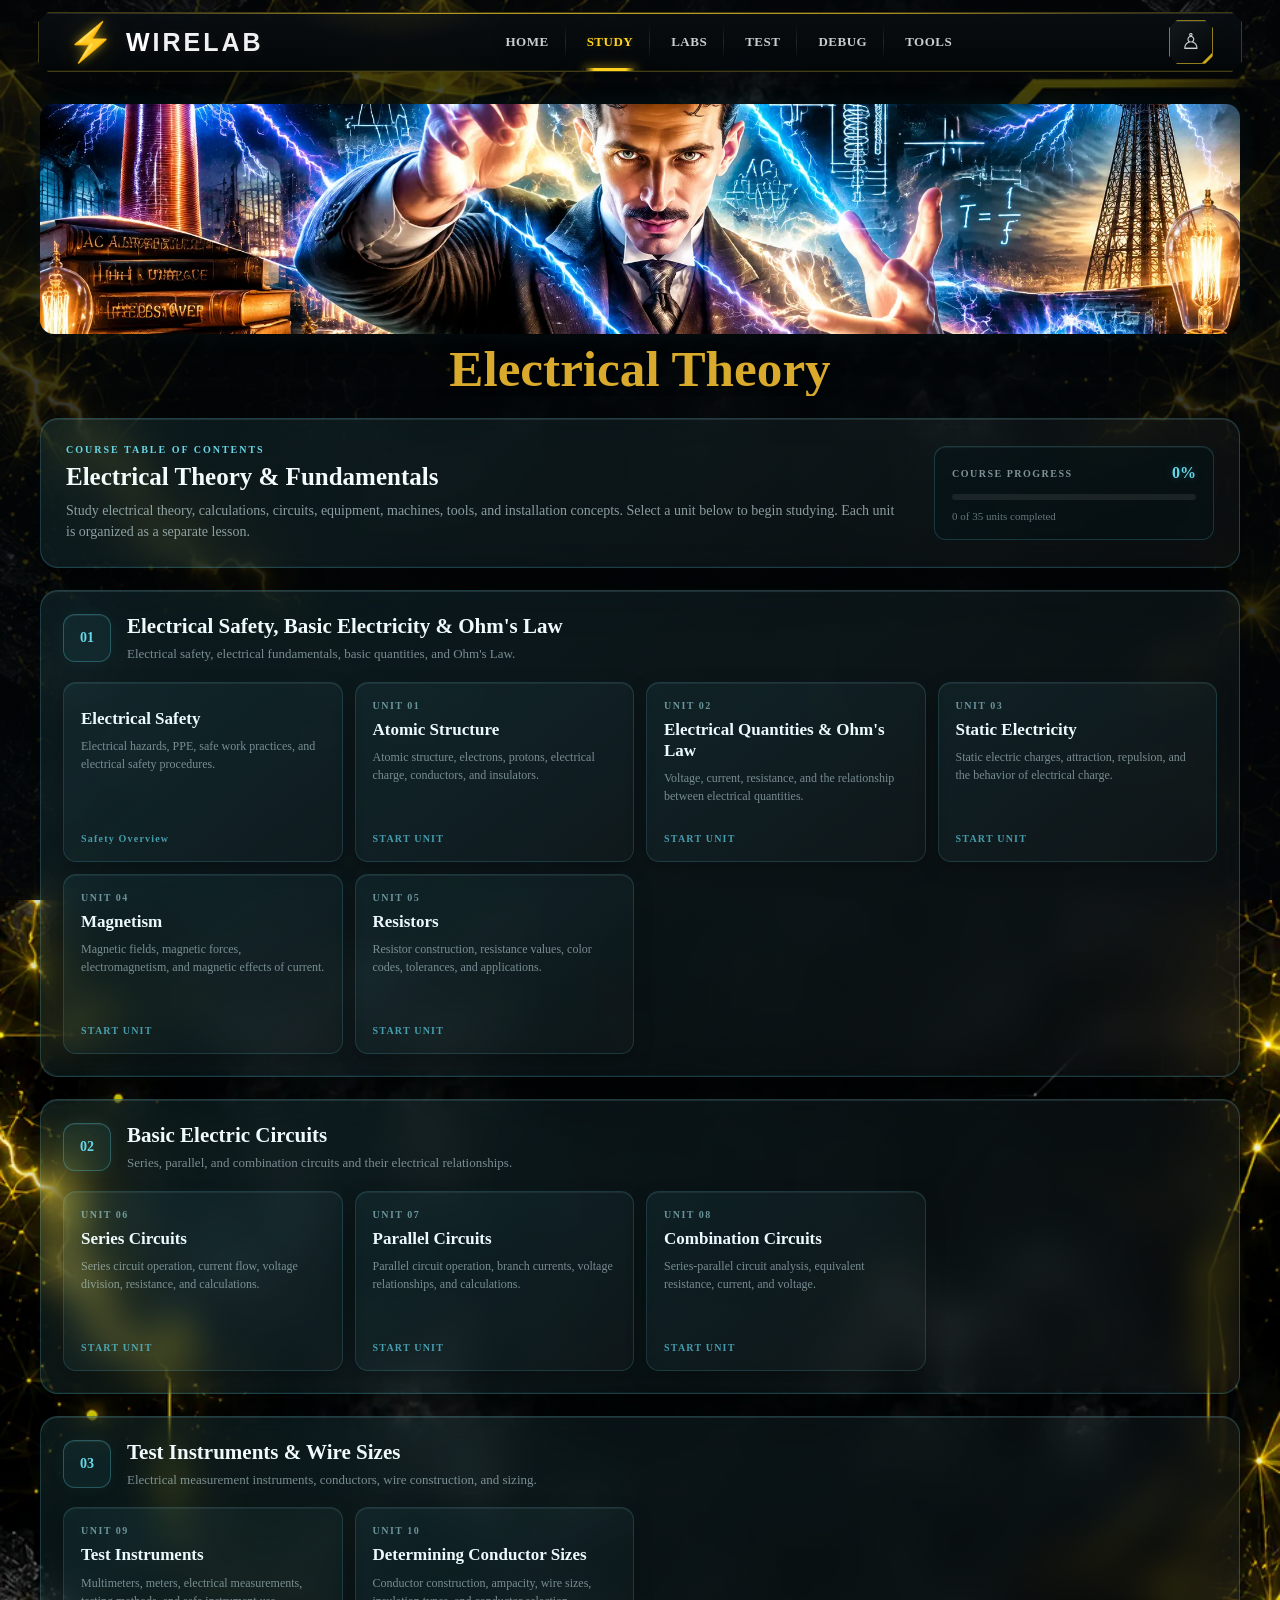
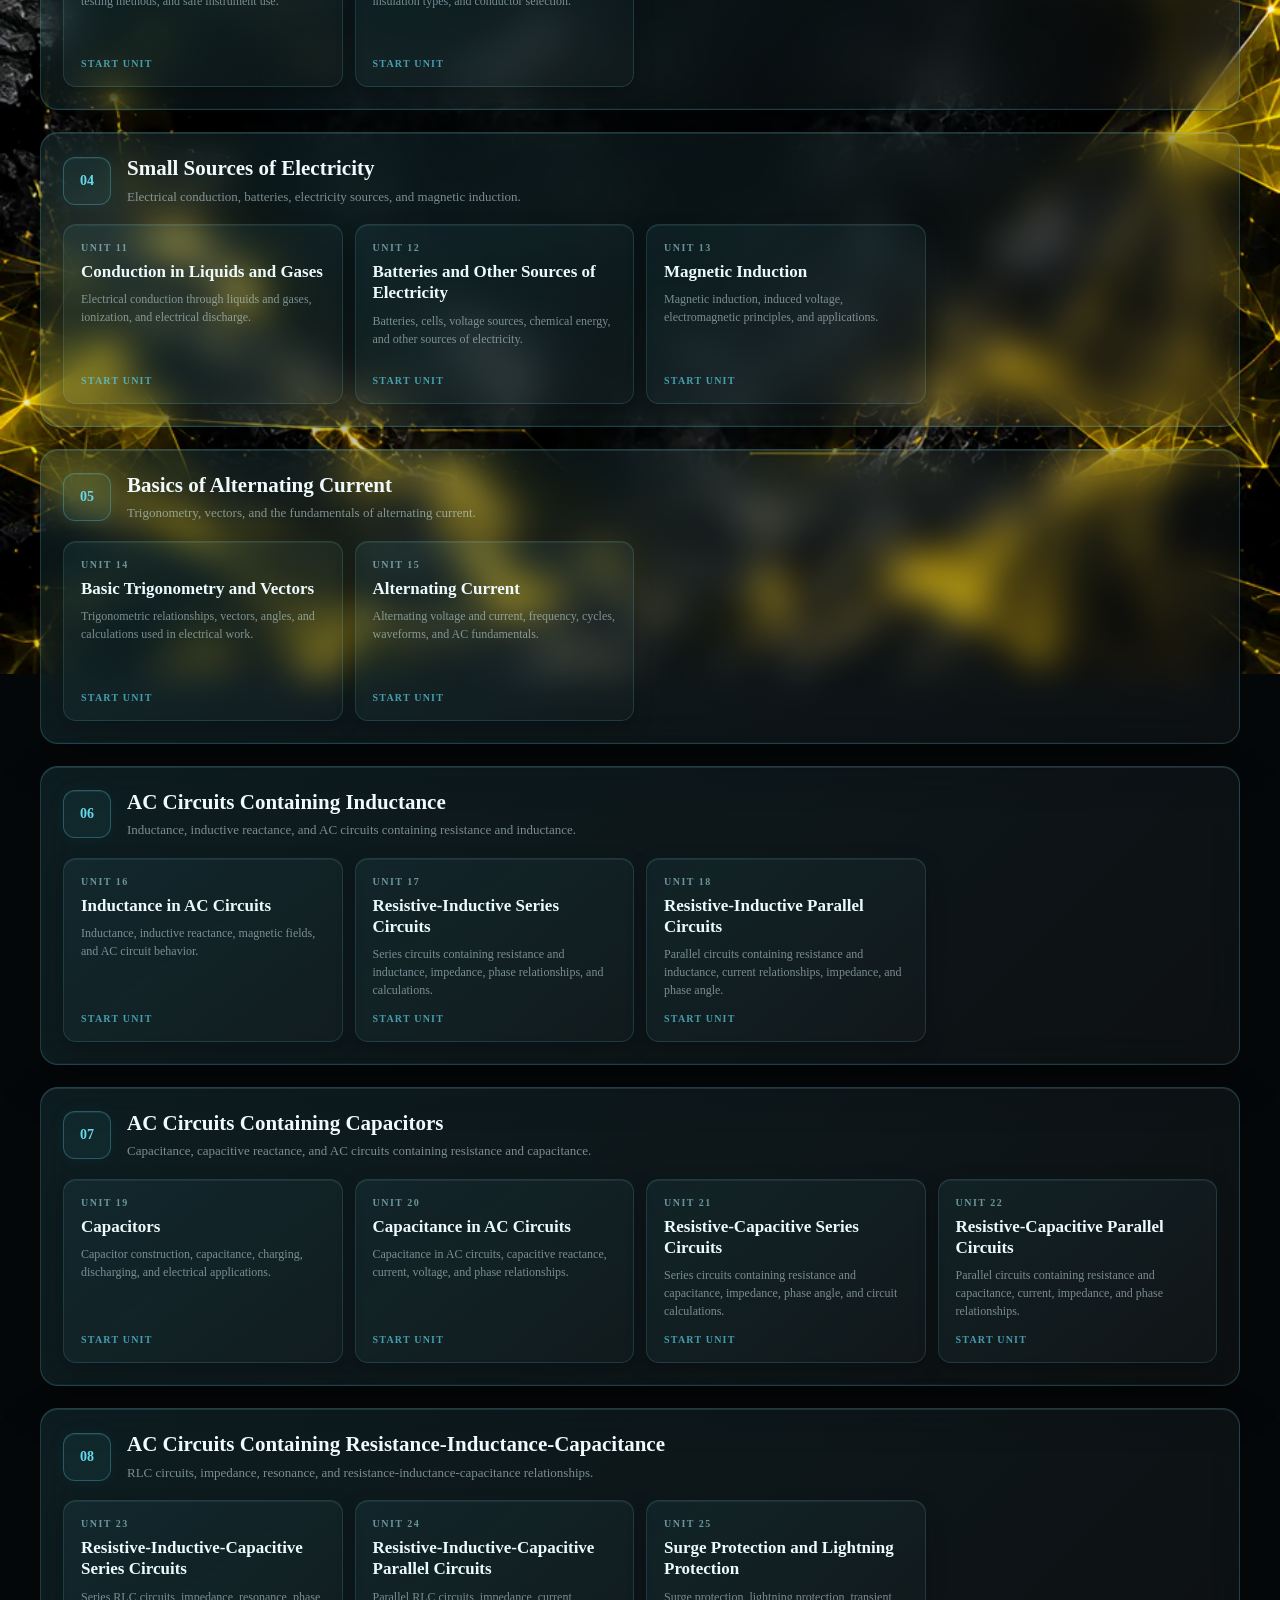
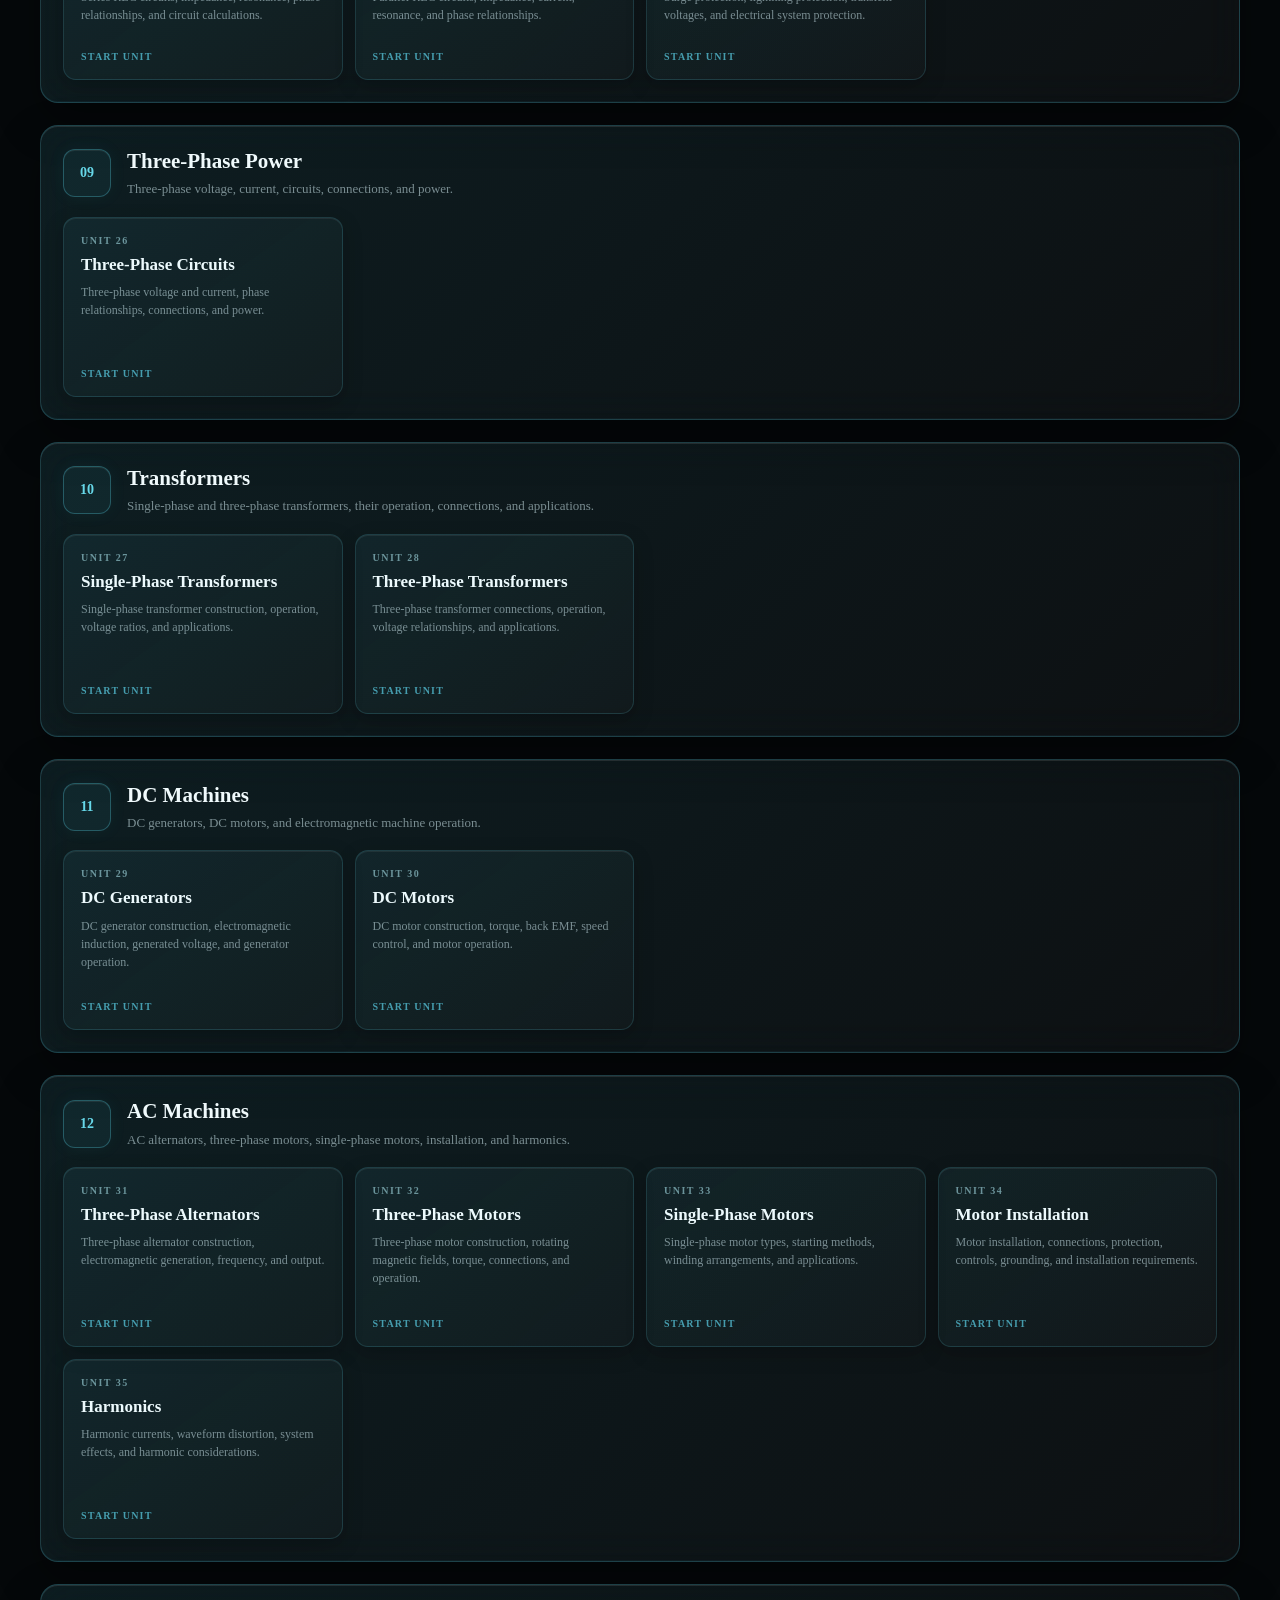
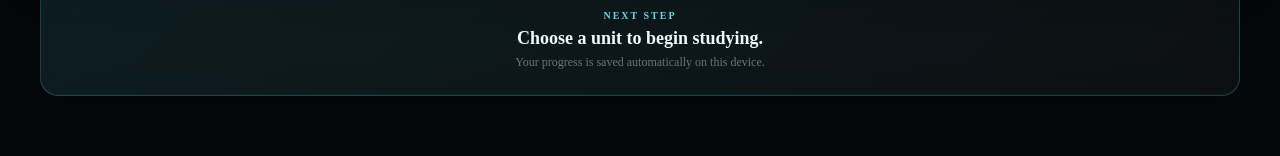
<file: study/study.html>
<!DOCTYPE html>
<html lang="en">
<head>
    <meta charset="UTF-8">
    <meta name="viewport" content="width=device-width, initial-scale=1.0">
<title>wire-lab — Virtual Electrical Training</title>
<link rel="stylesheet" href="../nav.css">
<link rel="stylesheet" href="study.css">
</head>
<body>

<header class="site-header">
    <div class="header-glass">
        <div class="brand">
            <div class="brand-icon"> ⚡ </div>
            <div> <h1>WIRELAB</h1> </div>
        </div>

        <nav class="site-navigation">
        <a href="../index.html" class="nav-button">HOME</a>
        <a href="../study/study.html" class="nav-button active">STUDY</a>
        <a href="../labs/labs.html" class="nav-button">LABS</a>
        <a href="../test/test.html" class="nav-button">TEST</a>
        <a href="../debug/debug.html" class="nav-button">DEBUG</a>
        <a href="../tools/tools.html" class="nav-button">TOOLS</a>
        </nav>

        <div class="header-icons">
            <a href="../account/account.html" class="profile-square" id="navbar-profile">♙</a>
        </div>
        
    </div>
</header>


<!-- =========================================================
     STUDY CONTENT
========================================================= -->
<main class="study-content page-width">

    <img
        src="../z-images/wirelab-study-art.webp"
        alt="WireLab Electrical Theory"
        class="study-intro-image"
    >

    <!-- =====================================================
         STUDY INTRO
    ====================================================== -->
    <div class="study-intro">
        <div class="study-intro-text">
            <div class="study-intro-title">
                Electrical Theory
            </div>
        </div>
    </div>


    <!-- =====================================================
         COURSE HEADER
    ====================================================== -->
    <div class="course-overview">

        <div class="course-overview-text">

            <div class="course-overview-label">
                COURSE TABLE OF CONTENTS
            </div>

            <div class="course-overview-title">
                Electrical Theory &amp; Fundamentals
            </div>

            <div class="course-overview-description">
                Study electrical theory, calculations, circuits,
                equipment, machines, tools, and installation concepts.
                Select a unit below to begin studying.
                Each unit is organized as a separate lesson.
            </div>

        </div>

        <div class="course-progress">

            <div class="course-progress-heading">
                <span>
                    COURSE PROGRESS
                </span>

                <strong id="progressPercent">
                    0%
                </strong>
            </div>

            <div class="course-progress-track">

                <div
                    class="course-progress-fill"
                    id="progressFill">
                </div>

            </div>

            <div
                class="course-progress-count"
                id="completedCount">
                0 of 36 units completed
            </div>

        </div>

    </div>


    <!-- =====================================================
         TABLE OF CONTENTS
    ====================================================== -->
    <div class="study-toc">


        <!-- =================================================
             SECTION 01
        ================================================== -->
        <div class="study-section">

            <div class="study-section-heading">

                <div class="study-section-number">
                    01
                </div>

                <div class="study-section-info">

                    <div class="study-section-title">
                        Electrical Safety, Basic Electricity &amp; Ohm's Law
                    </div>

                    <div class="study-section-description">
                        Electrical safety, electrical fundamentals,
                        basic quantities, and Ohm's Law.
                    </div>

                </div>

            </div>


            <div class="study-unit-grid">

                <!-- UNIT 00 -->
                <a
                    href="units/electrical-safety.html"
                    class="study-unit safety-reference">

                    <span class="study-unit-number"></span>

                    <span class="study-unit-title">
                        Electrical Safety
                    </span>

                    <span class="study-unit-description">
                        Electrical hazards, PPE, safe work practices,
                        and electrical safety procedures.
                    </span>

                    <span class="study-unit-status">
                        Safety Overview
                    </span>

                </a>


                <!-- UNIT 01 -->
                <a
                    href="units/atomic-structure.html"
                    class="study-unit"
                    data-unit="1">

                    <span class="study-unit-number">
                        UNIT 01
                    </span>

                    <span class="study-unit-title">
                        Atomic Structure
                    </span>

                    <span class="study-unit-description">
                        Atomic structure, electrons, protons,
                        electrical charge, conductors, and insulators.
                    </span>

                    <span class="study-unit-status">
                        START UNIT
                    </span>

                </a>


                <!-- UNIT 02 -->
                <a
                    href="#"
                    class="study-unit"
                    data-unit="2">

                    <span class="study-unit-number">
                        UNIT 02
                    </span>

                    <span class="study-unit-title">
                        Electrical Quantities &amp; Ohm's Law
                    </span>

                    <span class="study-unit-description">
                        Voltage, current, resistance, and the
                        relationship between electrical quantities.
                    </span>

                    <span class="study-unit-status">
                        START UNIT
                    </span>

                </a>


                <!-- UNIT 03 -->
                <a
                    href="#"
                    class="study-unit"
                    data-unit="3">

                    <span class="study-unit-number">
                        UNIT 03
                    </span>

                    <span class="study-unit-title">
                        Static Electricity
                    </span>

                    <span class="study-unit-description">
                        Static electric charges, attraction,
                        repulsion, and the behavior of electrical charge.
                    </span>

                    <span class="study-unit-status">
                        START UNIT
                    </span>

                </a>


                <!-- UNIT 04 -->
                <a
                    href="#"
                    class="study-unit"
                    data-unit="4">

                    <span class="study-unit-number">
                        UNIT 04
                    </span>

                    <span class="study-unit-title">
                        Magnetism
                    </span>

                    <span class="study-unit-description">
                        Magnetic fields, magnetic forces,
                        electromagnetism, and magnetic effects of current.
                    </span>

                    <span class="study-unit-status">
                        START UNIT
                    </span>

                </a>


                <!-- UNIT 05 -->
                <a
                    href="#"
                    class="study-unit"
                    data-unit="5">

                    <span class="study-unit-number">
                        UNIT 05
                    </span>

                    <span class="study-unit-title">
                        Resistors
                    </span>

                    <span class="study-unit-description">
                        Resistor construction, resistance values,
                        color codes, tolerances, and applications.
                    </span>

                    <span class="study-unit-status">
                        START UNIT
                    </span>

                </a>

            </div>

        </div>


        <!-- =================================================
             SECTION 02
        ================================================== -->
        <div class="study-section">

            <div class="study-section-heading">

                <div class="study-section-number">
                    02
                </div>

                <div class="study-section-info">

                    <div class="study-section-title">
                        Basic Electric Circuits
                    </div>

                    <div class="study-section-description">
                        Series, parallel, and combination circuits
                        and their electrical relationships.
                    </div>

                </div>

            </div>


            <div class="study-unit-grid">

                <!-- UNIT 06 -->
                <a
                    href="#"
                    class="study-unit"
                    data-unit="6">

                    <span class="study-unit-number">
                        UNIT 06
                    </span>

                    <span class="study-unit-title">
                        Series Circuits
                    </span>

                    <span class="study-unit-description">
                        Series circuit operation, current flow,
                        voltage division, resistance, and calculations.
                    </span>

                    <span class="study-unit-status">
                        START UNIT
                    </span>

                </a>


                <!-- UNIT 07 -->
                <a
                    href="#"
                    class="study-unit"
                    data-unit="7">

                    <span class="study-unit-number">
                        UNIT 07
                    </span>

                    <span class="study-unit-title">
                        Parallel Circuits
                    </span>

                    <span class="study-unit-description">
                        Parallel circuit operation, branch currents,
                        voltage relationships, and calculations.
                    </span>

                    <span class="study-unit-status">
                        START UNIT
                    </span>

                </a>


                <!-- UNIT 08 -->
                <a
                    href="#"
                    class="study-unit"
                    data-unit="8">

                    <span class="study-unit-number">
                        UNIT 08
                    </span>

                    <span class="study-unit-title">
                        Combination Circuits
                    </span>

                    <span class="study-unit-description">
                        Series-parallel circuit analysis,
                        equivalent resistance, current, and voltage.
                    </span>

                    <span class="study-unit-status">
                        START UNIT
                    </span>

                </a>

            </div>

        </div>


        <!-- =================================================
             SECTION 03
        ================================================== -->
        <div class="study-section">

            <div class="study-section-heading">

                <div class="study-section-number">
                    03
                </div>

                <div class="study-section-info">

                    <div class="study-section-title">
                        Test Instruments &amp; Wire Sizes
                    </div>

                    <div class="study-section-description">
                        Electrical measurement instruments,
                        conductors, wire construction, and sizing.
                    </div>

                </div>

            </div>


            <div class="study-unit-grid">

                <!-- UNIT 09 -->
                <a
                    href="#"
                    class="study-unit"
                    data-unit="9">

                    <span class="study-unit-number">
                        UNIT 09
                    </span>

                    <span class="study-unit-title">
                        Test Instruments
                    </span>

                    <span class="study-unit-description">
                        Multimeters, meters, electrical measurements,
                        testing methods, and safe instrument use.
                    </span>

                    <span class="study-unit-status">
                        START UNIT
                    </span>

                </a>


                <!-- UNIT 10 -->
                <a
                    href="#"
                    class="study-unit"
                    data-unit="10">

                    <span class="study-unit-number">
                        UNIT 10
                    </span>

                    <span class="study-unit-title">
                        Determining Conductor Sizes
                    </span>

                    <span class="study-unit-description">
                        Conductor construction, ampacity, wire sizes,
                        insulation types, and conductor selection.
                    </span>

                    <span class="study-unit-status">
                        START UNIT
                    </span>

                </a>

            </div>

        </div>


        <!-- =================================================
             SECTION 04
        ================================================== -->
        <div class="study-section">

            <div class="study-section-heading">

                <div class="study-section-number">
                    04
                </div>

                <div class="study-section-info">

                    <div class="study-section-title">
                        Small Sources of Electricity
                    </div>

                    <div class="study-section-description">
                        Electrical conduction, batteries,
                        electricity sources, and magnetic induction.
                    </div>

                </div>

            </div>


            <div class="study-unit-grid">

                <!-- UNIT 11 -->
                <a
                    href="#"
                    class="study-unit"
                    data-unit="11">

                    <span class="study-unit-number">
                        UNIT 11
                    </span>

                    <span class="study-unit-title">
                        Conduction in Liquids and Gases
                    </span>

                    <span class="study-unit-description">
                        Electrical conduction through liquids and gases,
                        ionization, and electrical discharge.
                    </span>

                    <span class="study-unit-status">
                        START UNIT
                    </span>

                </a>


                <!-- UNIT 12 -->
                <a
                    href="#"
                    class="study-unit"
                    data-unit="12">

                    <span class="study-unit-number">
                        UNIT 12
                    </span>

                    <span class="study-unit-title">
                        Batteries and Other Sources of Electricity
                    </span>

                    <span class="study-unit-description">
                        Batteries, cells, voltage sources,
                        chemical energy, and other sources of electricity.
                    </span>

                    <span class="study-unit-status">
                        START UNIT
                    </span>

                </a>


                <!-- UNIT 13 -->
                <a
                    href="#"
                    class="study-unit"
                    data-unit="13">

                    <span class="study-unit-number">
                        UNIT 13
                    </span>

                    <span class="study-unit-title">
                        Magnetic Induction
                    </span>

                    <span class="study-unit-description">
                        Magnetic induction, induced voltage,
                        electromagnetic principles, and applications.
                    </span>

                    <span class="study-unit-status">
                        START UNIT
                    </span>

                </a>

            </div>

        </div>


        <!-- =================================================
             SECTION 05
        ================================================== -->
        <div class="study-section">

            <div class="study-section-heading">

                <div class="study-section-number">
                    05
                </div>

                <div class="study-section-info">

                    <div class="study-section-title">
                        Basics of Alternating Current
                    </div>

                    <div class="study-section-description">
                        Trigonometry, vectors, and the fundamentals
                        of alternating current.
                    </div>

                </div>

            </div>


            <div class="study-unit-grid">

                <!-- UNIT 14 -->
                <a
                    href="#"
                    class="study-unit"
                    data-unit="14">

                    <span class="study-unit-number">
                        UNIT 14
                    </span>

                    <span class="study-unit-title">
                        Basic Trigonometry and Vectors
                    </span>

                    <span class="study-unit-description">
                        Trigonometric relationships, vectors,
                        angles, and calculations used in electrical work.
                    </span>

                    <span class="study-unit-status">
                        START UNIT
                    </span>

                </a>


                <!-- UNIT 15 -->
                <a
                    href="#"
                    class="study-unit"
                    data-unit="15">

                    <span class="study-unit-number">
                        UNIT 15
                    </span>

                    <span class="study-unit-title">
                        Alternating Current
                    </span>

                    <span class="study-unit-description">
                        Alternating voltage and current, frequency,
                        cycles, waveforms, and AC fundamentals.
                    </span>

                    <span class="study-unit-status">
                        START UNIT
                    </span>

                </a>

            </div>

        </div>


        <!-- =================================================
             SECTION 06
        ================================================== -->
        <div class="study-section">

            <div class="study-section-heading">

                <div class="study-section-number">
                    06
                </div>

                <div class="study-section-info">

                    <div class="study-section-title">
                        AC Circuits Containing Inductance
                    </div>

                    <div class="study-section-description">
                        Inductance, inductive reactance,
                        and AC circuits containing resistance and inductance.
                    </div>

                </div>

            </div>


            <div class="study-unit-grid">

                <!-- UNIT 16 -->
                <a
                    href="#"
                    class="study-unit"
                    data-unit="16">

                    <span class="study-unit-number">
                        UNIT 16
                    </span>

                    <span class="study-unit-title">
                        Inductance in AC Circuits
                    </span>

                    <span class="study-unit-description">
                        Inductance, inductive reactance,
                        magnetic fields, and AC circuit behavior.
                    </span>

                    <span class="study-unit-status">
                        START UNIT
                    </span>

                </a>


                <!-- UNIT 17 -->
                <a
                    href="#"
                    class="study-unit"
                    data-unit="17">

                    <span class="study-unit-number">
                        UNIT 17
                    </span>

                    <span class="study-unit-title">
                        Resistive-Inductive Series Circuits
                    </span>

                    <span class="study-unit-description">
                        Series circuits containing resistance and inductance,
                        impedance, phase relationships, and calculations.
                    </span>

                    <span class="study-unit-status">
                        START UNIT
                    </span>

                </a>


                <!-- UNIT 18 -->
                <a
                    href="#"
                    class="study-unit"
                    data-unit="18">

                    <span class="study-unit-number">
                        UNIT 18
                    </span>

                    <span class="study-unit-title">
                        Resistive-Inductive Parallel Circuits
                    </span>

                    <span class="study-unit-description">
                        Parallel circuits containing resistance and inductance,
                        current relationships, impedance, and phase angle.
                    </span>

                    <span class="study-unit-status">
                        START UNIT
                    </span>

                </a>

            </div>

        </div>


        <!-- =================================================
             SECTION 07
        ================================================== -->
        <div class="study-section">

            <div class="study-section-heading">

                <div class="study-section-number">
                    07
                </div>

                <div class="study-section-info">

                    <div class="study-section-title">
                        AC Circuits Containing Capacitors
                    </div>

                    <div class="study-section-description">
                        Capacitance, capacitive reactance,
                        and AC circuits containing resistance and capacitance.
                    </div>

                </div>

            </div>


            <div class="study-unit-grid">

                <!-- UNIT 19 -->
                <a
                    href="#"
                    class="study-unit"
                    data-unit="19">

                    <span class="study-unit-number">
                        UNIT 19
                    </span>

                    <span class="study-unit-title">
                        Capacitors
                    </span>

                    <span class="study-unit-description">
                        Capacitor construction, capacitance,
                        charging, discharging, and electrical applications.
                    </span>

                    <span class="study-unit-status">
                        START UNIT
                    </span>

                </a>


                <!-- UNIT 20 -->
                <a
                    href="#"
                    class="study-unit"
                    data-unit="20">

                    <span class="study-unit-number">
                        UNIT 20
                    </span>

                    <span class="study-unit-title">
                        Capacitance in AC Circuits
                    </span>

                    <span class="study-unit-description">
                        Capacitance in AC circuits, capacitive reactance,
                        current, voltage, and phase relationships.
                    </span>

                    <span class="study-unit-status">
                        START UNIT
                    </span>

                </a>


                <!-- UNIT 21 -->
                <a
                    href="#"
                    class="study-unit"
                    data-unit="21">

                    <span class="study-unit-number">
                        UNIT 21
                    </span>

                    <span class="study-unit-title">
                        Resistive-Capacitive Series Circuits
                    </span>

                    <span class="study-unit-description">
                        Series circuits containing resistance and capacitance,
                        impedance, phase angle, and circuit calculations.
                    </span>

                    <span class="study-unit-status">
                        START UNIT
                    </span>

                </a>


                <!-- UNIT 22 -->
                <a
                    href="#"
                    class="study-unit"
                    data-unit="22">

                    <span class="study-unit-number">
                        UNIT 22
                    </span>

                    <span class="study-unit-title">
                        Resistive-Capacitive Parallel Circuits
                    </span>

                    <span class="study-unit-description">
                        Parallel circuits containing resistance and capacitance,
                        current, impedance, and phase relationships.
                    </span>

                    <span class="study-unit-status">
                        START UNIT
                    </span>

                </a>

            </div>

        </div>


        <!-- =================================================
             SECTION 08
        ================================================== -->
        <div class="study-section">

            <div class="study-section-heading">

                <div class="study-section-number">
                    08
                </div>

                <div class="study-section-info">

                    <div class="study-section-title">
                        AC Circuits Containing Resistance-Inductance-Capacitance
                    </div>

                    <div class="study-section-description">
                        RLC circuits, impedance, resonance,
                        and resistance-inductance-capacitance relationships.
                    </div>

                </div>

            </div>


            <div class="study-unit-grid">

                <!-- UNIT 23 -->
                <a
                    href="#"
                    class="study-unit"
                    data-unit="23">

                    <span class="study-unit-number">
                        UNIT 23
                    </span>

                    <span class="study-unit-title">
                        Resistive-Inductive-Capacitive Series Circuits
                    </span>

                    <span class="study-unit-description">
                        Series RLC circuits, impedance, resonance,
                        phase relationships, and circuit calculations.
                    </span>

                    <span class="study-unit-status">
                        START UNIT
                    </span>

                </a>


                <!-- UNIT 24 -->
                <a
                    href="#"
                    class="study-unit"
                    data-unit="24">

                    <span class="study-unit-number">
                        UNIT 24
                    </span>

                    <span class="study-unit-title">
                        Resistive-Inductive-Capacitive Parallel Circuits
                    </span>

                    <span class="study-unit-description">
                        Parallel RLC circuits, impedance, current,
                        resonance, and phase relationships.
                    </span>

                    <span class="study-unit-status">
                        START UNIT
                    </span>

                </a>


                <!-- UNIT 25 -->
                <a
                    href="#"
                    class="study-unit"
                    data-unit="25">

                    <span class="study-unit-number">
                        UNIT 25
                    </span>

                    <span class="study-unit-title">
                        Surge Protection and Lightning Protection
                    </span>

                    <span class="study-unit-description">
                        Surge protection, lightning protection,
                        transient voltages, and electrical system protection.
                    </span>

                    <span class="study-unit-status">
                        START UNIT
                    </span>

                </a>

            </div>

        </div>


        <!-- =================================================
             SECTION 09
        ================================================== -->
        <div class="study-section">

            <div class="study-section-heading">

                <div class="study-section-number">
                    09
                </div>

                <div class="study-section-info">

                    <div class="study-section-title">
                        Three-Phase Power
                    </div>

                    <div class="study-section-description">
                        Three-phase voltage, current,
                        circuits, connections, and power.
                    </div>

                </div>

            </div>


            <div class="study-unit-grid">

                <!-- UNIT 26 -->
                <a
                    href="#"
                    class="study-unit"
                    data-unit="26">

                    <span class="study-unit-number">
                        UNIT 26
                    </span>

                    <span class="study-unit-title">
                        Three-Phase Circuits
                    </span>

                    <span class="study-unit-description">
                        Three-phase voltage and current,
                        phase relationships, connections, and power.
                    </span>

                    <span class="study-unit-status">
                        START UNIT
                    </span>

                </a>

            </div>

        </div>


        <!-- =================================================
             SECTION 10
        ================================================== -->
        <div class="study-section">

            <div class="study-section-heading">

                <div class="study-section-number">
                    10
                </div>

                <div class="study-section-info">

                    <div class="study-section-title">
                        Transformers
                    </div>

                    <div class="study-section-description">
                        Single-phase and three-phase transformers,
                        their operation, connections, and applications.
                    </div>

                </div>

            </div>


            <div class="study-unit-grid">

                <!-- UNIT 27 -->
                <a
                    href="#"
                    class="study-unit"
                    data-unit="27">

                    <span class="study-unit-number">
                        UNIT 27
                    </span>

                    <span class="study-unit-title">
                        Single-Phase Transformers
                    </span>

                    <span class="study-unit-description">
                        Single-phase transformer construction,
                        operation, voltage ratios, and applications.
                    </span>

                    <span class="study-unit-status">
                        START UNIT
                    </span>

                </a>


                <!-- UNIT 28 -->
                <a
                    href="#"
                    class="study-unit"
                    data-unit="28">

                    <span class="study-unit-number">
                        UNIT 28
                    </span>

                    <span class="study-unit-title">
                        Three-Phase Transformers
                    </span>

                    <span class="study-unit-description">
                        Three-phase transformer connections,
                        operation, voltage relationships, and applications.
                    </span>

                    <span class="study-unit-status">
                        START UNIT
                    </span>

                </a>

            </div>

        </div>


        <!-- =================================================
             SECTION 11
        ================================================== -->
        <div class="study-section">

            <div class="study-section-heading">

                <div class="study-section-number">
                    11
                </div>

                <div class="study-section-info">

                    <div class="study-section-title">
                        DC Machines
                    </div>

                    <div class="study-section-description">
                        DC generators, DC motors,
                        and electromagnetic machine operation.
                    </div>

                </div>

            </div>


            <div class="study-unit-grid">

                <!-- UNIT 29 -->
                <a
                    href="#"
                    class="study-unit"
                    data-unit="29">

                    <span class="study-unit-number">
                        UNIT 29
                    </span>

                    <span class="study-unit-title">
                        DC Generators
                    </span>

                    <span class="study-unit-description">
                        DC generator construction, electromagnetic induction,
                        generated voltage, and generator operation.
                    </span>

                    <span class="study-unit-status">
                        START UNIT
                    </span>

                </a>


                <!-- UNIT 30 -->
                <a
                    href="#"
                    class="study-unit"
                    data-unit="30">

                    <span class="study-unit-number">
                        UNIT 30
                    </span>

                    <span class="study-unit-title">
                        DC Motors
                    </span>

                    <span class="study-unit-description">
                        DC motor construction, torque, back EMF,
                        speed control, and motor operation.
                    </span>

                    <span class="study-unit-status">
                        START UNIT
                    </span>

                </a>

            </div>

        </div>


        <!-- =================================================
             SECTION 12
        ================================================== -->
        <div class="study-section">

            <div class="study-section-heading">

                <div class="study-section-number">
                    12
                </div>

                <div class="study-section-info">

                    <div class="study-section-title">
                        AC Machines
                    </div>

                    <div class="study-section-description">
                        AC alternators, three-phase motors,
                        single-phase motors, installation, and harmonics.
                    </div>

                </div>

            </div>


            <div class="study-unit-grid">

                <!-- UNIT 31 -->
                <a
                    href="#"
                    class="study-unit"
                    data-unit="31">

                    <span class="study-unit-number">
                        UNIT 31
                    </span>

                    <span class="study-unit-title">
                        Three-Phase Alternators
                    </span>

                    <span class="study-unit-description">
                        Three-phase alternator construction,
                        electromagnetic generation, frequency, and output.
                    </span>

                    <span class="study-unit-status">
                        START UNIT
                    </span>

                </a>


                <!-- UNIT 32 -->
                <a
                    href="#"
                    class="study-unit"
                    data-unit="32">

                    <span class="study-unit-number">
                        UNIT 32
                    </span>

                    <span class="study-unit-title">
                        Three-Phase Motors
                    </span>

                    <span class="study-unit-description">
                        Three-phase motor construction,
                        rotating magnetic fields, torque, connections, and operation.
                    </span>

                    <span class="study-unit-status">
                        START UNIT
                    </span>

                </a>


                <!-- UNIT 33 -->
                <a
                    href="#"
                    class="study-unit"
                    data-unit="33">

                    <span class="study-unit-number">
                        UNIT 33
                    </span>

                    <span class="study-unit-title">
                        Single-Phase Motors
                    </span>

                    <span class="study-unit-description">
                        Single-phase motor types, starting methods,
                        winding arrangements, and applications.
                    </span>

                    <span class="study-unit-status">
                        START UNIT
                    </span>

                </a>


                <!-- UNIT 34 -->
                <a
                    href="#"
                    class="study-unit"
                    data-unit="34">

                    <span class="study-unit-number">
                        UNIT 34
                    </span>

                    <span class="study-unit-title">
                        Motor Installation
                    </span>

                    <span class="study-unit-description">
                        Motor installation, connections, protection,
                        controls, grounding, and installation requirements.
                    </span>

                    <span class="study-unit-status">
                        START UNIT
                    </span>

                </a>


                <!-- UNIT 35 -->
                <a
                    href="#"
                    class="study-unit"
                    data-unit="35">

                    <span class="study-unit-number">
                        UNIT 35
                    </span>

                    <span class="study-unit-title">
                        Harmonics
                    </span>

                    <span class="study-unit-description">
                        Harmonic currents, waveform distortion,
                        system effects, and harmonic considerations.
                    </span>

                    <span class="study-unit-status">
                        START UNIT
                    </span>

                </a>

            </div>

        </div>

    </div>


    <!-- =====================================================
         STUDY FOOTER
    ====================================================== -->
    <div class="study-next">

        <div class="study-next-label">
            NEXT STEP
        </div>

        <div class="study-next-title">
            Choose a unit to begin studying.
        </div>

        <div class="study-next-description">
            Your progress is saved automatically on this device.
        </div>

    </div>

</main>

<script src="../nav.js"></script>
<script src="study.js"></script>

</body>
</html>
</file>
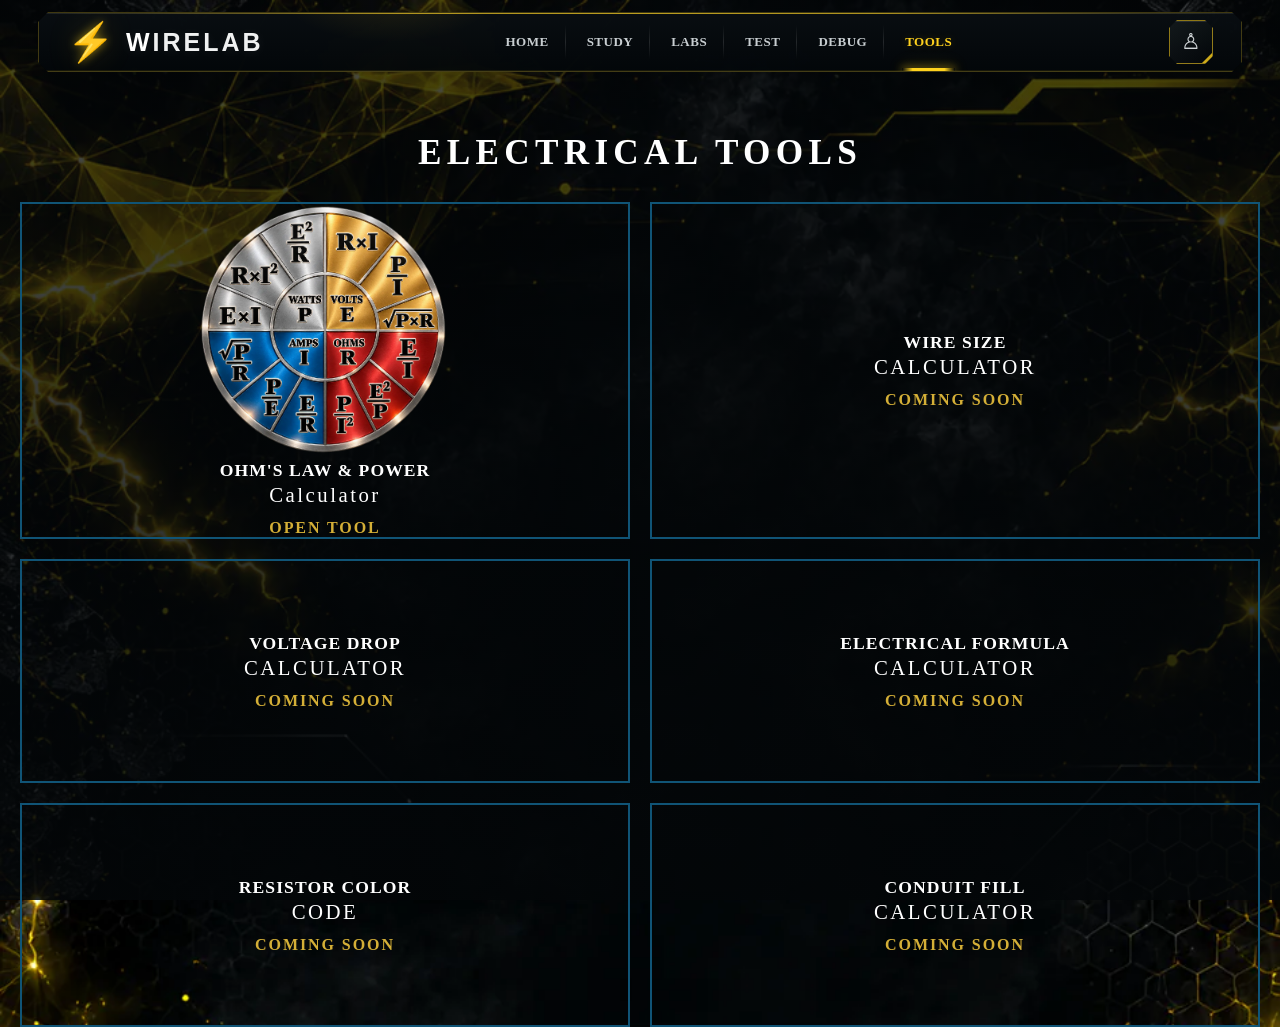
<file: tools/tools.html>
<!DOCTYPE html>
<html lang="en">
<head>
    <meta charset="UTF-8">
    <meta name="viewport" content="width=device-width, initial-scale=1.0">
<title>wire-lab — Virtual Electrical Training</title>
<link rel="stylesheet" href="../nav.css">
<link rel="stylesheet" href="tools.css">
</head>
<body>

<header class="site-header">
    <div class="header-glass">
        <div class="brand">
            <div class="brand-icon"> ⚡ </div>
            <div> <h1>WIRELAB</h1> </div>
        </div>

        <nav class="site-navigation">
        <a href="../index.html" class="nav-button">HOME</a>
        <a href="../study/study.html" class="nav-button">STUDY</a>
        <a href="../labs/labs.html" class="nav-button">LABS</a>
        <a href="../test/test.html" class="nav-button">TEST</a>
        <a href="../debug/debug.html" class="nav-button">DEBUG</a>
        <a href="../tools/tools.html" class="nav-button active">TOOLS</a>
        </nav>

        <div class="header-icons">
            <a href="../account/account.html" class="profile-square" id="navbar-profile">♙</a>
        </div>
        
    </div>
</header>

<!-- =====================================================
     HOME PAGE CONTENT
====================================================== -->
<main class="tools-content page-width">

    <h2> ELECTRICAL TOOLS </h2>

    <section class="tools-grid">

        <!-- =====================================================
             OHM'S LAW & POWER COLOR WHEEL
        ====================================================== -->

        <a href="../tools/color-wheel/color-wheel.html" class="tool-card">

            <div class="tool-card-content">
            <img
            src="../z-images/color-wheel.webp"
            alt=""
            class="tool-color-wheel">
            <h3>OHM'S LAW &amp; POWER</h3>
            <p>Calculator</p>
            <span class="tool-status">OPEN TOOL</span>
</div>

        </a>


        <!-- =====================================================
             WIRE SIZE CALCULATOR
        ====================================================== -->

        <div class="tool-card">

            <div class="tool-card-content">
                <h3>WIRE SIZE</h3>
                <p>CALCULATOR</p>
                <span class="tool-status">COMING SOON</span>
            </div>

        </div>


        <!-- =====================================================
             VOLTAGE DROP CALCULATOR
        ====================================================== -->

        <div class="tool-card">

            <div class="tool-card-content">
                <h3>VOLTAGE DROP</h3>
                <p>CALCULATOR</p>
                <span class="tool-status">COMING SOON</span>
            </div>

        </div>


        <!-- =====================================================
             ELECTRICAL FORMULA CALCULATOR
        ====================================================== -->

        <div class="tool-card">

            <div class="tool-card-content">
                <h3>ELECTRICAL FORMULA</h3>
                <p>CALCULATOR</p>
                <span class="tool-status">COMING SOON</span>
            </div>

        </div>


        <!-- =====================================================
             RESISTOR COLOR CODE
        ====================================================== -->

        <div class="tool-card">

            <div class="tool-card-content">
                <h3>RESISTOR COLOR</h3>
                <p>CODE</p>
                <span class="tool-status">COMING SOON</span>
            </div>

        </div>


        <!-- =====================================================
             CONDUIT FILL CALCULATOR
        ====================================================== -->

        <div class="tool-card">

            <div class="tool-card-content">
                <h3>CONDUIT FILL</h3>
                <p>CALCULATOR</p>
                <span class="tool-status">COMING SOON</span>
            </div>

        </div>

    </section>

    <script src="../nav.js"></script>

</main>
</body>
</file>
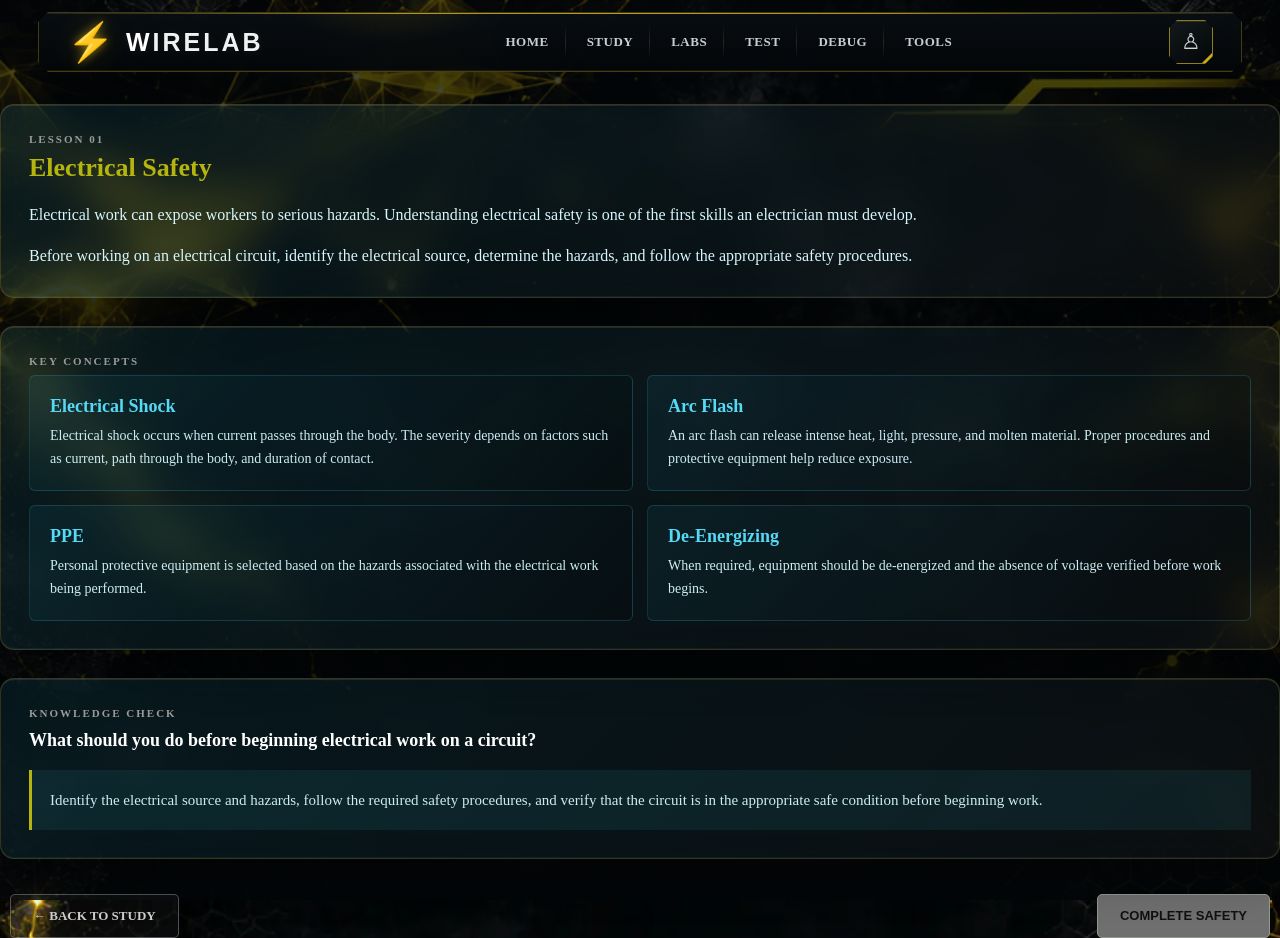
<file: study/units/electrical-safety.html>
<!DOCTYPE html>
<html lang="en">
<head>
    <meta charset="UTF-8">
    <meta name="viewport" content="width=device-width, initial-scale=1.0">
<title>wire-lab — Virtual Electrical Training</title>
<link rel="stylesheet" href="../../nav.css">
<link rel="stylesheet" href="electrical-safety.css">
</head>
<body>

<header class="site-header">
    <div class="header-glass">
        <div class="brand">
            <div class="brand-icon"> ⚡ </div>
            <div> <h1>WIRELAB</h1> </div>
        </div>

        <nav class="site-navigation">
        <a href="index.html" class="nav-button">HOME</a>
        <a href="study/study.html" class="nav-button">STUDY</a>
        <a href="labs/labs.html" class="nav-button">LABS</a>
        <a href="test/test.html" class="nav-button">TEST</a>
        <a href="debug/debug.html" class="nav-button">DEBUG</a>
        <a href="tools/tools.html" class="nav-button">TOOLS</a>
        </nav>

        <div class="header-icons">
            <a href="account/account.html" class="profile-square" id="navbar-profile">♙</a>
        </div>
        
    </div>
</header>

<main class="study-content page-width">

<!-- =====================================================
     LESSON
====================================================== -->

<section class="unit01-lesson">

    <div class="unit01-section-label">
        LESSON 01
    </div>

    <div class="unit01-section-title">
        Electrical Safety
    </div>

    <p class="unit01-text">
        Electrical work can expose workers to serious hazards.
        Understanding electrical safety is one of the first
        skills an electrician must develop.
    </p>

    <p class="unit01-text">
        Before working on an electrical circuit, identify the
        electrical source, determine the hazards, and follow
        the appropriate safety procedures.
    </p>

</section>


<!-- =====================================================
     KEY CONCEPTS
====================================================== -->

<section class="unit01-concepts">

    <div class="unit01-section-label">
        KEY CONCEPTS
    </div>

    <div class="unit01-concept-grid">

        <div class="unit01-concept">

            <div class="unit01-concept-title">
                Electrical Shock
            </div>

            <div class="unit01-concept-text">
                Electrical shock occurs when current passes
                through the body. The severity depends on
                factors such as current, path through the body,
                and duration of contact.
            </div>

        </div>


        <div class="unit01-concept">

            <div class="unit01-concept-title">
                Arc Flash
            </div>

            <div class="unit01-concept-text">
                An arc flash can release intense heat, light,
                pressure, and molten material. Proper procedures
                and protective equipment help reduce exposure.
            </div>

        </div>


        <div class="unit01-concept">

            <div class="unit01-concept-title">
                PPE
            </div>

            <div class="unit01-concept-text">
                Personal protective equipment is selected based
                on the hazards associated with the electrical work
                being performed.
            </div>

        </div>


        <div class="unit01-concept">

            <div class="unit01-concept-title">
                De-Energizing
            </div>

            <div class="unit01-concept-text">
                When required, equipment should be de-energized
                and the absence of voltage verified before work
                begins.
            </div>

        </div>

    </div>

</section>


<!-- =====================================================
     KNOWLEDGE CHECK
====================================================== -->

<section class="unit01-check">

    <div class="unit01-section-label">
        KNOWLEDGE CHECK
    </div>

    <div class="unit01-question">
        What should you do before beginning electrical work
        on a circuit?
    </div>

    <div class="unit01-answer">
        Identify the electrical source and hazards, follow
        the required safety procedures, and verify that the
        circuit is in the appropriate safe condition before
        beginning work.
    </div>

</section>


<!-- =====================================================
     UNIT NAVIGATION
====================================================== -->

<div class="unit01-navigation">

    <a href="../study.html" class="unit01-back">
        ← BACK TO STUDY
    </a>

    <button
        type="button"
        class="unit01-complete"
        id="completeUnit">
        COMPLETE SAFETY
    </button>

</div>


</main>

<script src="../../nav.js"></script>
<script src="unit-electrical-safety.js"></script>

</body>

</html>
</file>
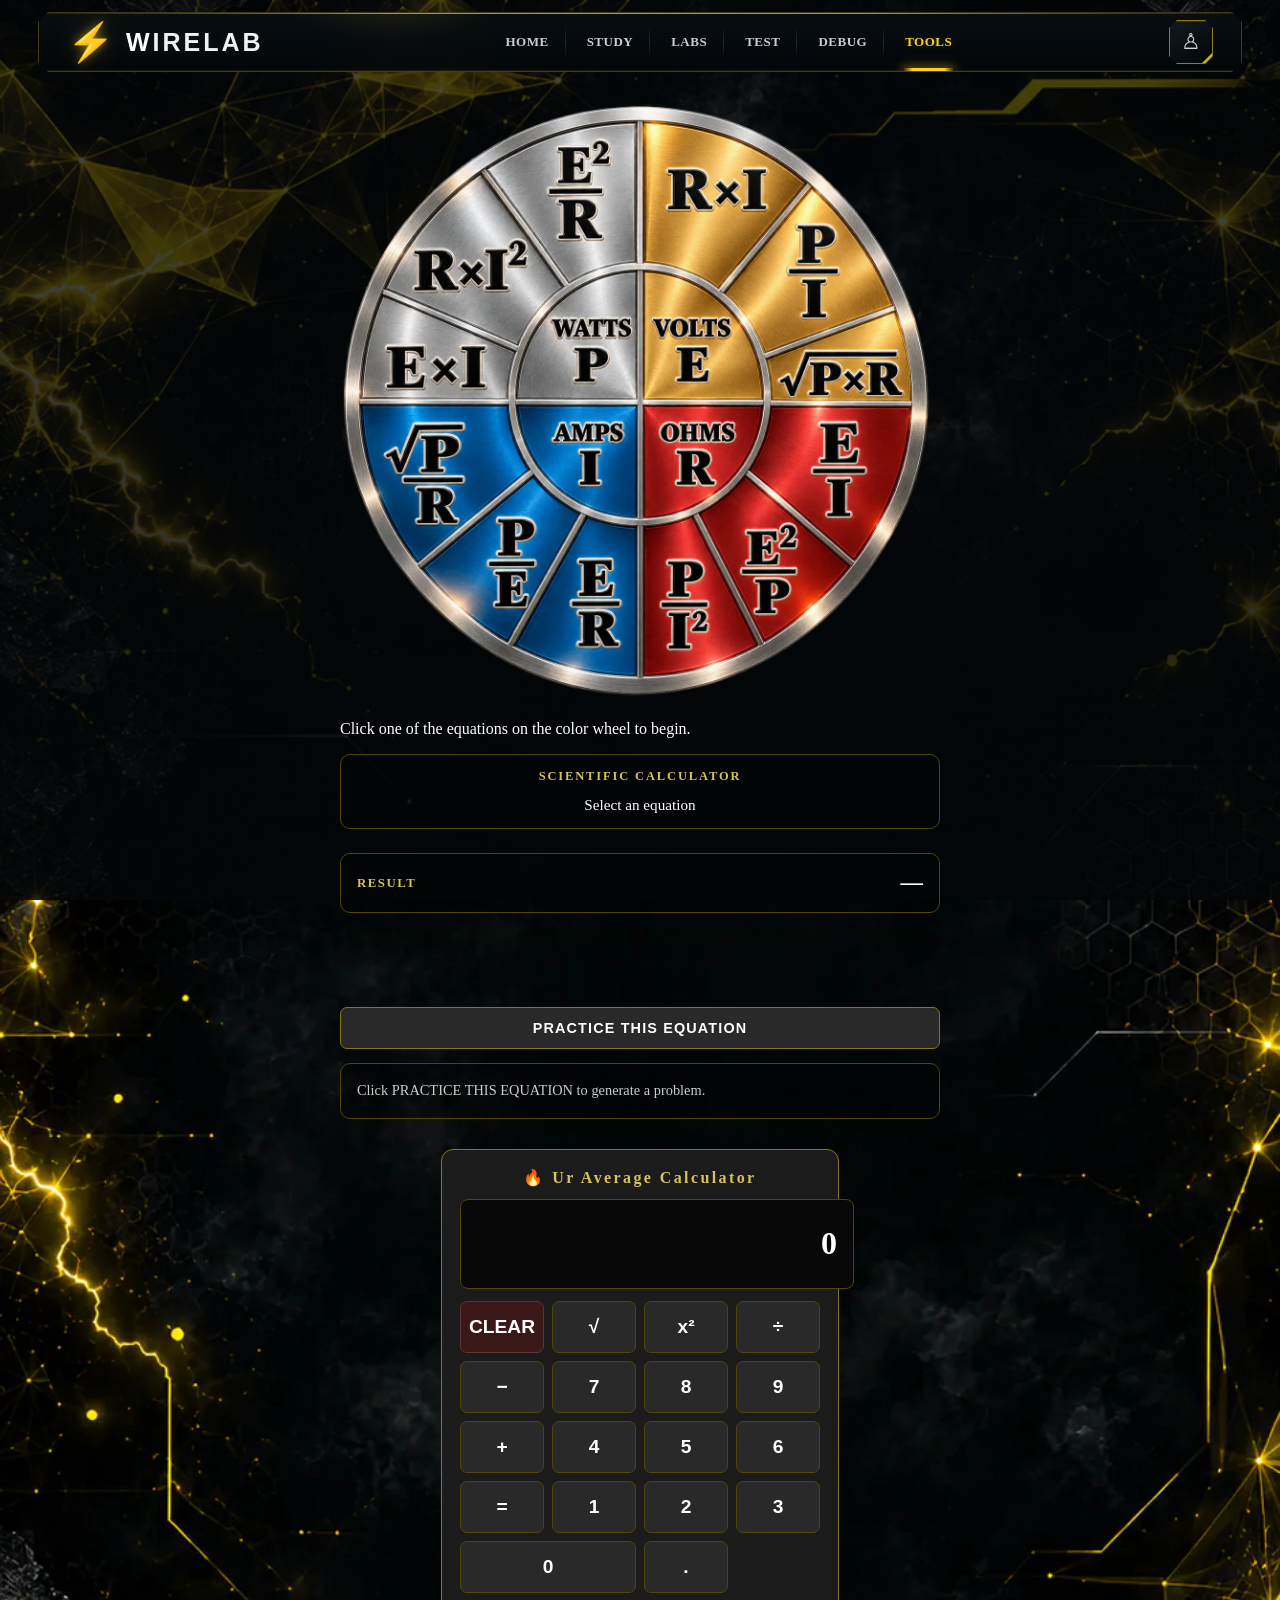
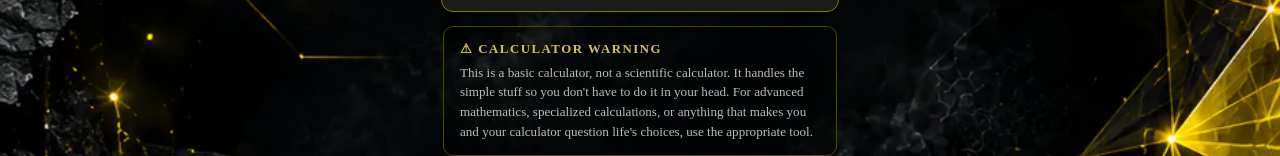
<file: tools/color-wheel/color-wheel.html>
<!DOCTYPE html>
<html lang="en">
<head>
    <meta charset="UTF-8">
    <meta name="viewport" content="width=device-width, initial-scale=1.0">
<title>wire-lab — Virtual Electrical Training</title>
<link rel="stylesheet" href="../../nav.css">
<link rel="stylesheet" href="color-wheel.css">
</head>
<body>

<header class="site-header">
    <div class="header-glass">
        <div class="brand">
            <div class="brand-icon"> ⚡ </div>
            <div> <h1>WIRELAB</h1> </div>
        </div>

        <nav class="site-navigation">
        <a href="../../index.html" class="nav-button">HOME</a>
        <a href="../../study/study.html" class="nav-button">STUDY</a>
        <a href="../../labs/labs.html" class="nav-button">LABS</a>
        <a href="../../test/test.html" class="nav-button">TEST</a>
        <a href="../../debug/debug.html" class="nav-button">DEBUG</a>
        <a href="../../tools/tools.html" class="nav-button active">TOOLS</a>
        </nav>

        <div class="header-icons">
            <a href="../../account/account.html" class="profile-square" id="navbar-profile">♙</a>
        </div>
        
    </div>
</header>


<main class="color-wheel-content page-width">

    <!-- =================================================
         COLOR WHEEL
    ================================================== -->

    <img
        src="../../z-images/color-wheel.webp"
        class="color-wheel"
        alt="Ohm's Law and Power Color Wheel"
    >


    <!-- =================================================
         INTERACTIVE HOTSPOTS
    ================================================== -->

    <svg
        class="wheel-hotspots"
        viewBox="0 0 1254 1254"
        preserveAspectRatio="xMidYMid meet"
        aria-label="Interactive electrical equations"
    >

        <!-- POWER -->

        <polygon
            class="wheel-hotspot"
            data-equation="E × I"
            points="44,622 96,372 398,512 380,620"
        />

        <polygon
            class="wheel-hotspot"
            data-equation="R × I²"
            points="93,374 310,126 489,400 400,512"
        />

        <polygon
            class="wheel-hotspot"
            data-equation="E² / R"
            points="308,130 627,31 625,353 489,396"
        />


        <!-- VOLTAGE -->

        <polygon
            class="wheel-hotspot"
            data-equation="R × I"
            points="625,30 953,140 766,397 628,354"
        />

        <polygon
            class="wheel-hotspot"
            data-equation="P / I"
            points="957,142 1147,385 853,513 768,397"
        />

        <polygon
            class="wheel-hotspot"
            data-equation="√(P × R)"
            points="854,514 1146,382 1192,622 872,620"
        />


        <!-- RESISTANCE -->

        <polygon
            class="wheel-hotspot"
            data-equation="E / I"
            points="871,622 1192,622 1068,961 834,749"
        />

        <polygon
            class="wheel-hotspot"
            data-equation="E² / P"
            points="834,751 1069,960 885,1128 734,838"
        />

        <polygon
            class="wheel-hotspot"
            data-equation="P / I²"
            points="628,863 626,1204 892,1145 732,840"
        />


        <!-- CURRENT -->

        <polygon
            class="wheel-hotspot"
            data-equation="E / R"
            points="626,863 628,1210 362,1127 522,840"
        />

        <polygon
            class="wheel-hotspot"
            data-equation="P / E"
            points="520,841 356,1131 161,959 418,748"
        />

        <polygon
            class="wheel-hotspot"
            data-equation="√(P / R)"
            points="418,745 164,960 42,621 380,620"
        />

    </svg>


    <!-- =================================================
         CALCULATOR
    ================================================== -->

    <section class="calculator">

        <p id="equationDescription">
            Click one of the equations on the color wheel to begin.
        </p>


        <!-- =================================================
             SCIENTIFIC CALCULATOR KEYSTROKES
        ================================================== -->

        <div
            id="scientificKeystrokes"
            class="scientific-keystrokes"
            aria-live="polite"
        >

            <div class="scientific-keystrokes-title">
                SCIENTIFIC CALCULATOR
            </div>

            <div
                id="keystrokeDisplay"
                class="keystroke-display"
            >
                Select an equation
            </div>

        </div>


        <!-- =================================================
             EQUATION INPUTS
        ================================================== -->

        <div id="calculatorInputs"></div>


        <!-- =================================================
             RESULT
        ================================================== -->

        <div class="calculator-result">

            <span>RESULT</span>

            <strong id="resultValue">
                —
            </strong>

        </div>


        <!-- =================================================
             FIELD INFORMATION
        ================================================== -->

        <div class="field-information">

            <p id="fieldUse"></p>

            <p id="fieldExample"></p>

            <p id="fieldUseExample"></p>

        </div>


        <!-- =================================================
             PRACTICE
        ================================================== -->

        <button
            id="practiceButton"
            type="button"
        >
            PRACTICE THIS EQUATION
        </button>


        <div id="practiceBox">
            Click PRACTICE THIS EQUATION to generate a problem.
        </div>


        <!-- =================================================
             BASIC CALCULATOR
        ================================================== -->

        <div class="basic-calculator">

            <div class="basic-calculator-title">
                🔥 Ur Average Calculator
            </div>


            <div
                id="basicDisplay"
                class="basic-display"
            >
                0
            </div>


            <div class="basic-calculator-buttons">

                <button
    type="button"
    data-calc="clear"
    class="calc-clear"
>
    CLEAR
</button>

<button
    type="button"
    data-calc="sqrt"
>
    √
</button>

<button
    type="button"
    data-calc="square"
>
    x²
</button>

<button
    type="button"
    data-calc="operator"
    data-value="/"
>
    ÷
</button>

                <button
                    type="button"
                    data-calc="operator"
                    data-value="-"
                >
                    −
                </button>


                <button
                    type="button"
                    data-calc="number"
                    data-value="7"
                >
                    7
                </button>

                <button
                    type="button"
                    data-calc="number"
                    data-value="8"
                >
                    8
                </button>

                <button
                    type="button"
                    data-calc="number"
                    data-value="9"
                >
                    9
                </button>

                <button
                    type="button"
                    data-calc="operator"
                    data-value="+"
                >
                    +
                </button>


                <button
                    type="button"
                    data-calc="number"
                    data-value="4"
                >
                    4
                </button>

                <button
                    type="button"
                    data-calc="number"
                    data-value="5"
                >
                    5
                </button>

                <button
                    type="button"
                    data-calc="number"
                    data-value="6"
                >
                    6
                </button>

                <button
                    type="button"
                    data-calc="equals"
                >
                    =
                </button>


                <button
                    type="button"
                    data-calc="number"
                    data-value="1"
                >
                    1
                </button>

                <button
                    type="button"
                    data-calc="number"
                    data-value="2"
                >
                    2
                </button>

                <button
                    type="button"
                    data-calc="number"
                    data-value="3"
                >
                    3
                </button>

                <button
                    type="button"
                    data-calc="number"
                    data-value="0"
                    class="calc-zero"
                >
                    0
                </button>


                <button
                    type="button"
                    data-calc="number"
                    data-value="."
                >
                    .
                </button>

            </div>

        </div>


        <!-- =================================================
             BASIC CALCULATOR WARNING
        ================================================== -->

        <div class="basic-calculator-warning">

            <div class="warning-label">
                ⚠ CALCULATOR WARNING
            </div>

            <p>
                This is a basic calculator, not a scientific calculator.
                It handles the simple stuff so you don't have to do it
                in your head. For advanced mathematics, specialized
                calculations, or anything that makes you and your calculator
                question life's choices, use the appropriate tool.
            </p>

        </div>

    </section>

</main>

<script src="../../nav.js"></script>
<script src="color-wheel.js"></script>

</body>
</html>
</file>
<file: nav.css>
/* =====================================================
   WIRELAB — FUTURE TECH NAVIGATION
   Black / Charcoal / Electric Gold
===================================================== */

html {
    background: #05080a;
    overflow-y: scroll;
}

/* =====================================================
   GLOBAL PAGE WIDTH
===================================================== */

.page-width {
    width: 100%;
    max-width: 1600px;
    margin-left: auto;
    margin-right: auto;
    box-sizing: border-box;
}

/* =====================================================
   GLOBAL BODY
===================================================== */

body {
    margin: 0;
    padding-top: 104px;

    background:
        linear-gradient(
            rgba(3, 6, 8, 0.72),
            rgba(3, 6, 8, 0.88)
        ),
        url("z-images/wirelab-background.webp");

    background-size: cover;
    background-position: center top;
    background-repeat: no-repeat;
    background-attachment: fixed;

    color: #ffffff;
}

/* =====================================================
   MOBILE BODY
===================================================== */

@media (max-width: 800px) {

    body {
        padding-top: 76px;
        padding-bottom: 70px;

        background-position: center top;
        background-attachment: scroll;
    }
}

@media (max-width: 500px) {

    body {
        padding-top: 62px;
    }
}

/* =====================================================
   FIXED NAVBAR CONTENT OFFSET
===================================================== */

main,
section:first-of-type {
    scroll-margin-top: 60px;
}

/* =====================================================
   NAVBAR TYPOGRAPHY
===================================================== */

.site-header h1 {
    font-family:
        Impact,
        Haettenschweiler,
        "Arial Narrow",
        sans-serif;
}

/* =====================================================
   MAIN NAVBAR
===================================================== */

.site-header {

    width: 100%;

    padding:
        12px clamp(10px, 3vw, 38px);

    position: fixed;

    top: 0;
    left: 0;
    right: 0;

    z-index: 9999;

    box-sizing: border-box;

    background: transparent;

    pointer-events: none;
}

/* =====================================================
   NAVBAR TECH FRAME
===================================================== */

.header-glass {

    width: 100%;
    max-width: 1600px;

    margin: auto;

    min-height: 58px;

    display: flex;

    align-items: center;
    justify-content: space-between;

    padding:
        0 clamp(14px, 2.5vw, 28px);

    box-sizing: border-box;

    position: relative;

    background:
        linear-gradient(
            180deg,
            rgba(9, 14, 18, 0.94),
            rgba(3, 7, 10, 0.91)
        );

    border: 1px solid rgba(255, 211, 40, 0.24);

    /*
       TECHNICAL ANGLED CORNERS
    */
    clip-path:
        polygon(
            10px 0,
            calc(100% - 10px) 0,
            100% 10px,
            100% calc(100% - 10px),
            calc(100% - 10px) 100%,
            10px 100%,
            0 calc(100% - 10px),
            0 10px
        );

    box-shadow:
        0 10px 35px rgba(0, 0, 0, 0.65),
        inset 0 1px 0 rgba(255,255,255,0.08),
        inset 0 -1px 0 rgba(255,210,30,0.08);

    backdrop-filter: blur(16px);
    -webkit-backdrop-filter: blur(16px);

    pointer-events: auto;

    overflow: hidden;
}

/* =====================================================
   GOLD TECH LINE ACROSS NAVBAR
===================================================== */

.header-glass::before {

    content: "";

    position: absolute;

    left: 0;
    right: 0;
    top: 0;

    height: 1px;

    background:
        linear-gradient(
            90deg,
            transparent 0%,
            rgba(255,210,30,0.15) 8%,
            rgba(255,210,30,0.9) 30%,
            #ffd21e 50%,
            rgba(255,210,30,0.9) 70%,
            rgba(255,210,30,0.15) 92%,
            transparent 100%
        );

    opacity: 0.7;
}

/* =====================================================
   SUBTLE TECH GLOW
===================================================== */

.header-glass::after {

    content: "";

    position: absolute;

    width: 220px;
    height: 100px;

    left: 20%;

    top: -70px;

    background:
        radial-gradient(
            ellipse,
            rgba(255,205,25,0.10),
            transparent 70%
        );

    pointer-events: none;
}

/* =====================================================
   BRAND
===================================================== */

.brand {

    display: flex;

    align-items: center;

    gap: 12px;

    flex: 0 0 auto;

    position: relative;

    z-index: 2;
}

/* =====================================================
   ELECTRIC BRAND ICON
===================================================== */

.brand-icon {

    font-size: 38px;

    color: #ffd21e;

    line-height: 1;

    filter:
        drop-shadow(
            0 0 5px rgba(255,210,30,0.55)
        )
        drop-shadow(
            0 0 15px rgba(255,210,30,0.18)
        );
}

/* =====================================================
   WIRELAB WORDMARK
===================================================== */

.brand h1 {

    margin: 0;

    font-size: 25px;

    font-weight: 700;

    letter-spacing: 3px;

    color: #f0f1f1;

    text-shadow:
        0 1px 12px rgba(255,255,255,0.08);
}

.brand h1::first-letter {
    color: #ffffff;
}

/* =====================================================
   NAVIGATION
===================================================== */

.site-navigation {

    display: flex;

    align-items: stretch;

    justify-content: center;

    gap: 4px;

    flex: 1 1 auto;

    margin-left: 25px;
}

/* =====================================================
   NAV BUTTON
===================================================== */

.nav-button {

    position: relative;

    display: flex;

    align-items: center;
    justify-content: center;

    min-height: 58px;

    padding:
        0 17px;

    color: #c8ced1;

    text-decoration: none;

    font-family:
        Georgia,
        "Times New Roman",
        serif;

    font-size: 13px;

    font-weight: 600;

    letter-spacing: 0.5px;

    white-space: nowrap;

    box-sizing: border-box;

    background: transparent;
}

/* =====================================================
   NAV BUTTON TECH SEPARATOR
===================================================== */

.nav-button:not(:last-child)::before {

    content: "";

    position: absolute;

    right: 0;

    top: 20%;

    width: 1px;

    height: 60%;

    background:
        linear-gradient(
            transparent,
            rgba(255,255,255,0.12),
            transparent
        );
}

/* =====================================================
   NAV HOVER
===================================================== */

.nav-button:hover {

    color: #ffffff;

    background:
        linear-gradient(
            180deg,
            rgba(255,210,30,0.05),
            rgba(255,210,30,0.01)
        );
}

/* =====================================================
   GOLD ACTIVE NAV
===================================================== */

.nav-button.active {

    color: #ffd21e;

    text-shadow:
        0 0 8px rgba(255,210,30,0.22);
}

/* =====================================================
   ACTIVE TECH LINE
===================================================== */

.nav-button.active::after {

    content: "";

    position: absolute;

    bottom: 0;

    left: 14px;
    right: 14px;

    height: 3px;

    background:
        linear-gradient(
            90deg,
            transparent,
            #ffd21e 20%,
            #ffd21e 80%,
            transparent
        );

    box-shadow:
        0 0 8px rgba(255,210,30,0.75),
        0 0 18px rgba(255,210,30,0.30);
}

/* =====================================================
   HEADER ICONS
===================================================== */

.header-icons {

    display: flex;

    align-items: center;

    gap: 14px;

    flex: 0 0 auto;

    font-size: 25px;

    color: #d4d8da;

    position: relative;

    z-index: 2;
}

.header-icons span {

    cursor: pointer;
}

.header-icons span:hover {

    color: #ffd21e;

    text-shadow:
        0 0 12px rgba(255,210,30,0.45);
}

/* =====================================================
   PROFILE FRAME
===================================================== */

.profile-square {

    width: 44px;
    height: 44px;

    display: flex;

    align-items: center;
    justify-content: center;

    box-sizing: border-box;

    position: relative;

    color: #d0d5d7;

    text-decoration: none;

    font-size: 22px;

    background:
        linear-gradient(
            145deg,
            rgba(20,25,28,0.95),
            rgba(3,7,9,0.95)
        );

    border: 1px solid rgba(255,210,30,0.55);

    /*
       ANGLED SCI-FI PROFILE FRAME
    */

    clip-path:
        polygon(
            8px 0,
            calc(100% - 8px) 0,
            100% 8px,
            100% calc(100% - 8px),
            calc(100% - 8px) 100%,
            8px 100%,
            0 calc(100% - 8px),
            0 8px
        );

    box-shadow:
        0 0 12px rgba(255,210,30,0.12),
        inset 0 1px 0 rgba(255,255,255,0.10);
}

/* =====================================================
   PROFILE GOLD CORNER GLOW
===================================================== */

.profile-square::after {

    content: "";

    position: absolute;

    right: 0;
    bottom: 0;

    width: 10px;
    height: 10px;

    background: #ffd21e;

    clip-path:
        polygon(
            100% 0,
            100% 100%,
            0 100%
        );

    opacity: 0.8;

    pointer-events: none;
}

.profile-square:hover {

    color: #ffd21e;

    border-color: #ffd21e;

    box-shadow:
        0 0 18px rgba(255,210,30,0.20),
        inset 0 1px 0 rgba(255,255,255,0.12);
}

/* =====================================================
   PROFILE IMAGE
===================================================== */

.profile-square img {

    width: 100%;
    height: 100%;

    object-fit: contain;

    display: block;
}

/* =====================================================
   TABLET NAVIGATION
===================================================== */

@media (max-width: 1100px) {

    .header-glass {

        min-height: 54px;

        padding:
            0 16px;
    }

    .brand {

        gap: 8px;
    }

    .brand-icon {

        font-size: 32px;
    }

    .brand h1 {

        font-size: 21px;

        letter-spacing: 2px;
    }

    .site-navigation {

        margin-left: 12px;

        gap: 0;
    }

    .nav-button {

        min-height: 54px;

        padding:
            0 10px;

        font-size: 12px;
    }

    .header-icons {

        gap: 9px;

        font-size: 22px;
    }

    .profile-square {

        width: 40px;
        height: 40px;
    }
}

/* =====================================================
   MOBILE NAVIGATION
===================================================== */

@media (max-width: 800px) {

    .site-header {

        padding: 6px;
    }

    .header-glass {

        min-height: 50px;

        padding:
            0 9px;

        gap: 5px;

        /*
           Keep navbar compact and horizontal
        */

        flex-wrap: nowrap;

        border-radius: 0;
    }

    .brand {

        gap: 5px;

        flex: 0 0 auto;
    }

    .brand-icon {

        font-size: 25px;
    }

    .brand h1 {

        font-size: 17px;

        letter-spacing: 1.5px;
    }

    .site-navigation {

        flex: 1 1 auto;

        min-width: 0;

        display: flex;

        justify-content: space-evenly;

        gap: 0;

        margin-left: 4px;

        overflow: hidden;
    }

    .nav-button {

        flex: 1 1 0;

        min-width: 0;

        min-height: 50px;

        padding:
            0 2px;

        font-size: 10px;

        letter-spacing: 0;

        text-align: center;
    }

    .nav-button.active::after {

        left: 5px;
        right: 5px;

        height: 2px;
    }

    .nav-button:not(:last-child)::before {

        display: none;
    }

    .header-icons {

        flex: 0 0 auto;

        gap: 5px;

        font-size: 20px;
    }

    .profile-square {

        width: 34px;
        height: 34px;

        font-size: 17px;
    }
}

/* =====================================================
   SMALL MOBILE
===================================================== */

@media (max-width: 500px) {

    .site-header {

        padding: 5px;
    }

    .header-glass {

        min-height: 48px;

        padding:
            0 6px;

        gap: 3px;
    }

    .brand {

        gap: 3px;
    }

    .brand-icon {

        font-size: 19px;
    }

    .brand h1 {

        font-size: 13px;

        letter-spacing: 1px;
    }

    .site-navigation {

        margin-left: 2px;
    }

    .nav-button {

        min-height: 48px;

        padding:
            0 1px;

        font-size: 9px;
    }

    .header-icons {

        gap: 3px;

        font-size: 17px;
    }

    .profile-square {

        width: 29px;
        height: 29px;

        font-size: 15px;
    }
}

/* =====================================================
   VERY SMALL SCREENS
===================================================== */

@media (max-width: 380px) {

    .brand h1 {

        font-size: 11px;

        letter-spacing: 0.5px;
    }

    .brand-icon {

        font-size: 17px;
    }

    .nav-button {

        font-size: 8px;
    }

    .profile-square {

        width: 27px;
        height: 27px;
    }
}

/* =====================================================
   DISABLE NAVBAR LOAD ANIMATION
===================================================== */

.site-header,
.site-navigation,
.site-header *,
.site-navigation * {

    animation: none !important;

    transition: none !important;
}
</file>
<file: study/study.css>
html {
    overflow-y: scroll;
}


/* =========================================================
   STUDY CONTENT
========================================================= */
.study-content {
    width: min(1200px, calc(100% - 40px));
    margin: 0 auto;
    padding: 0px 0 60px;
    box-sizing: border-box;
}


/* =========================================================
   MAIN GLASS PANELS
========================================================= */

.course-overview,
.study-section,
.study-next {

    background:
        linear-gradient(
            135deg,
            rgba(92, 219, 239, 0.10),
            rgba(255, 255, 255, 0.035)
        );

    border: 1px solid rgba(91, 213, 235, 0.22);

    border-radius: 18px;

    box-shadow:
        0 18px 45px rgba(0, 0, 0, 0.32),
        inset 0 1px 0 rgba(255, 255, 255, 0.10),
        inset 0 -1px 0 rgba(70, 190, 215, 0.06);

    backdrop-filter: blur(18px);
    -webkit-backdrop-filter: blur(18px);
}


/* =========================================================
   STUDY INTRO
========================================================= */
.study-intro {

    width: 100%;

    box-sizing: border-box;

    margin: 0 0 22px;

    padding: 0;

    text-align: center;

    overflow: hidden;
}


/* =========================================================
   STUDY INTRO IMAGE
========================================================= */

.study-intro-image {
    display: block;

    width: 100%;
    max-width: none;

    height: auto;

    margin: 0 0 4px;

    border-radius: 14px;

    box-shadow:
        0 12px 30px rgba(0, 0, 0, 0.30),
        0 0 25px rgba(47, 193, 219, 0.08);
}


/* =========================================================
   STUDY INTRO TEXT
========================================================= */

.study-intro-text {

    width: 100%;
    max-width: 850px;

    margin: 0 auto;
}


.study-intro-label {

    display: block;

    margin: 0;

    color: #67d8e9;

    font-size: 11px;
    font-weight: 700;

    line-height: 1.2;

    letter-spacing: 2.5px;

    text-shadow:
        0 0 12px rgba(77, 214, 235, 0.25);
}


.study-intro-title {
    display: block;

    margin: 4px 0 0;

    color:#d9aa2b;

    font-size: clamp(32px, 4vw, 52px);

    font-weight: 700;

    line-height: 1.05;

    text-shadow:
        0 3px 20px rgba(0, 0, 0, 0.30);
}


.study-intro-description {

    display: block;

    max-width: 760px;

    margin: 14px auto 0;

    color: rgba(225, 246, 250, 0.72);

    font-size: 15px;

    line-height: 1.65;
}


/* =========================================================
   COURSE OVERVIEW
========================================================= */

.course-overview {

    display: flex;

    align-items: center;
    justify-content: space-between;

    gap: 30px;

    width: 100%;

    box-sizing: border-box;

    padding: 25px;

    margin: 0 0 22px;
}


.course-overview-text {

    flex: 1;

    min-width: 0;
}


.course-overview-label {

    display: block;

    color: #67d8e9;

    font-size: 10px;

    font-weight: 700;

    letter-spacing: 2px;
}


.course-overview-title {

    display: block;

    margin: 7px 0 0;

    color: #f4fbfc;

    font-size: 25px;

    font-weight: 700;

    line-height: 1.2;
}


.course-overview-description {

    display: block;

    margin: 8px 0 0;

    color: rgba(216, 239, 244, 0.62);

    font-size: 14px;

    line-height: 1.5;
}


/* =========================================================
   COURSE PROGRESS
========================================================= */

.course-progress {

    width: 280px;

    flex: 0 0 280px;

    padding: 17px;

    box-sizing: border-box;

    border: 1px solid rgba(92, 211, 233, 0.20);

    border-radius: 12px;

    background:
        rgba(2, 19, 26, 0.38);

    box-shadow:
        inset 0 1px 0 rgba(255, 255, 255, 0.06);
}


.course-progress-heading {

    display: flex;

    align-items: center;
    justify-content: space-between;

    color: rgba(216, 239, 244, 0.58);

    font-size: 10px;

    font-weight: 700;

    letter-spacing: 1.5px;
}


.course-progress-heading strong {

    color: #67d8e9;

    font-size: 16px;

    letter-spacing: 0;

    text-shadow:
        0 0 10px rgba(75, 211, 233, 0.30);
}


.course-progress-track {

    width: 100%;

    height: 6px;

    margin: 12px 0 10px;

    overflow: hidden;

    border-radius: 10px;

    background:
        rgba(255, 255, 255, 0.08);
}


.course-progress-fill {

    width: 0;

    height: 100%;

    border-radius: inherit;

    background:
        linear-gradient(
            90deg,
            #249bb5,
            #67d8e9
        );

    box-shadow:
        0 0 12px rgba(70, 210, 235, 0.35);

    transition:
        width 0.35s ease;
}


.course-progress-count {

    color: rgba(216, 239, 244, 0.45);

    font-size: 11px;
}


/* =========================================================
   TABLE OF CONTENTS
========================================================= */

.study-toc {

    width: 100%;

    margin: 0;
    padding: 0;
}


/* =========================================================
   STUDY SECTION
========================================================= */

.study-section {

    width: 100%;

    box-sizing: border-box;

    margin: 0 0 22px;

    padding: 22px;
}


/* =========================================================
   SECTION HEADING
========================================================= */

.study-section-heading {

    display: flex;

    align-items: center;

    gap: 16px;

    margin: 0 0 18px;
}


.study-section-number {

    display: flex;

    align-items: center;
    justify-content: center;

    width: 48px;
    height: 48px;

    flex: 0 0 48px;

    box-sizing: border-box;

    border: 1px solid rgba(91, 213, 235, 0.30);

    border-radius: 12px;

    color: #67d8e9;

    font-size: 14px;

    font-weight: 700;

    background:
        rgba(55, 190, 215, 0.07);

    box-shadow:
        inset 0 1px 0 rgba(255, 255, 255, 0.07),
        0 0 18px rgba(43, 192, 220, 0.06);
}


.study-section-info {

    min-width: 0;
}


.study-section-title {

    margin: 0;

    color: #f0fafc;

    font-size: 21px;

    font-weight: 700;

    line-height: 1.25;
}


.study-section-description {

    margin: 5px 0 0;

    color: rgba(211, 237, 242, 0.55);

    font-size: 13px;

    line-height: 1.5;
}


/* =========================================================
   UNIT GRID
========================================================= */

.study-unit-grid {

    display: grid;

    grid-template-columns:
        repeat(4, minmax(0, 1fr));

    gap: 12px;

    width: 100%;

    margin: 0;
    padding: 0;
}


/* =========================================================
   UNIT CARD
========================================================= */

.study-unit {

    display: flex;

    flex-direction: column;

    min-height: 180px;

    box-sizing: border-box;

    padding: 17px;

    text-decoration: none;

    border: 1px solid rgba(101, 211, 231, 0.16);

    border-radius: 13px;

    background:
        linear-gradient(
            145deg,
            rgba(72, 197, 220, 0.075),
            rgba(255, 255, 255, 0.018)
        );

    box-shadow:
        inset 0 1px 0 rgba(255, 255, 255, 0.065),
        0 7px 20px rgba(0, 0, 0, 0.22);

    transition:
        transform 0.18s ease,
        border-color 0.18s ease,
        background 0.18s ease,
        box-shadow 0.18s ease;
}


/* =========================================================
   UNIT CARD HOVER
========================================================= */

.study-unit:hover {

    transform: translateY(-3px);

    border-color:
        rgba(94, 216, 237, 0.48);

    background:
        linear-gradient(
            145deg,
            rgba(68, 203, 229, 0.14),
            rgba(255, 255, 255, 0.025)
        );

    box-shadow:
        0 14px 28px rgba(0, 0, 0, 0.30),
        0 0 20px rgba(53, 202, 229, 0.08),
        inset 0 1px 0 rgba(255, 255, 255, 0.10);
}


/* =========================================================
   UNIT TEXT
========================================================= */

.study-unit-number {

    display: block;

    color: rgba(174, 231, 239, 0.58);

    font-size: 10px;

    font-weight: 700;

    letter-spacing: 1.5px;
}


.study-unit-title {

    display: block;

    margin: 8px 0 0;

    color: #edfafd;

    font-size: 17px;

    font-weight: 700;

    line-height: 1.25;
}


.study-unit-description {

    display: block;

    margin: 8px 0 0;

    color: rgba(208, 235, 240, 0.54);

    font-size: 12px;

    line-height: 1.5;
}


.study-unit-status {

    display: block;

    margin-top: auto;

    padding-top: 14px;

    color: rgba(92, 211, 233, 0.70);

    font-size: 10px;

    font-weight: 700;

    letter-spacing: 1.2px;
}


/* =========================================================
   UNIT STATES
========================================================= */

.study-unit.current {

    border-color:
        rgba(98, 220, 239, 0.65);

    background:
        linear-gradient(
            145deg,
            rgba(56, 197, 222, 0.16),
            rgba(255, 255, 255, 0.025)
        );

    box-shadow:
        0 0 24px rgba(57, 202, 229, 0.10),
        inset 0 1px 0 rgba(255, 255, 255, 0.10);
}


.study-unit.completed {

    border-color:
        rgba(106, 211, 177, 0.38);
}


.study-unit.completed .study-unit-status {

    color:
        rgba(120, 220, 188, 0.75);
}


/* =========================================================
   NEXT STEP
========================================================= */

.study-next {

    width: 100%;

    box-sizing: border-box;

    margin: 0;

    padding: 25px;

    text-align: center;
}


.study-next-label {

    color: #67d8e9;

    font-size: 10px;

    font-weight: 700;

    letter-spacing: 2px;
}


.study-next-title {

    margin: 7px 0 0;

    color: #eefbfd;

    font-size: 18px;

    font-weight: 700;
}


.study-next-description {

    margin: 6px 0 0;

    color: rgba(207, 234, 239, 0.45);

    font-size: 12px;
}


/* =========================================================
   TABLET
========================================================= */

@media (max-width: 950px) {

    .study-unit-grid {

        grid-template-columns:
            repeat(2, minmax(0, 1fr));
    }


    .course-overview {

        align-items: stretch;

        flex-direction: column;
    }


    .course-progress {

        width: 100%;

        flex-basis: auto;
    }

}


/* =========================================================
   MOBILE
========================================================= */

@media (max-width: 600px) {

    html,
    body {

        overflow-x: hidden;

        -webkit-overflow-scrolling: touch;
    }


    .study-content {

        width: calc(100% - 20px);

        padding:
            16px 0 40px;
    }


    /* ---------------------------------------------
       INTRO
    --------------------------------------------- */
    .study-intro {

        padding: 0;

        margin-bottom: 16px;

        border-radius: 16px;
}


    .study-intro-image {
    width: 100%;

    margin-bottom: 4px;

    border-radius: 4px;
}


    .study-intro-title {

        font-size: 31px;

        line-height: 1.08;
    }


    .study-intro-description {

        font-size: 13px;

        line-height: 1.55;
    }


    /* ---------------------------------------------
       COURSE OVERVIEW
    --------------------------------------------- */

    .course-overview {

        padding: 18px;

        margin-bottom: 16px;

        border-radius: 16px;
    }


    .course-overview-title {

        font-size: 21px;
    }


    .course-overview-description {

        font-size: 13px;
    }


    .course-progress {

        padding: 15px;

        border-radius: 11px;
    }


    /* ---------------------------------------------
       SECTION
    --------------------------------------------- */

    .study-section {

        padding: 17px;

        margin-bottom: 16px;

        border-radius: 16px;
    }


    .study-section-heading {

        gap: 11px;

        margin-bottom: 15px;

        align-items: flex-start;
    }


    .study-section-number {

        width: 40px;
        height: 40px;

        flex: 0 0 40px;

        border-radius: 10px;

        font-size: 12px;
    }


    .study-section-title {

        font-size: 17px;
    }


    .study-section-description {

        font-size: 12px;
    }


    /* ---------------------------------------------
       UNIT CARDS
    --------------------------------------------- */

    .study-unit-grid {

        grid-template-columns: 1fr;

        gap: 10px;
    }


    .study-unit {

        min-height: 150px;

        padding: 16px;

        border-radius: 12px;
    }


    .study-unit-title {

        font-size: 16px;
    }


    .study-unit-description {

        font-size: 12px;
    }


    /* ---------------------------------------------
       NEXT
    --------------------------------------------- */

    .study-next {

        padding: 22px 16px;

        border-radius: 16px;
    }

}


/* =========================================================
   MOBILE PERFORMANCE
   Keep the glass appearance without expensive blur
========================================================= */

@media (max-width: 768px) {

    .study-intro,
    .course-overview,
    .study-section,
    .study-unit,
    .study-next {

        backdrop-filter: none;

        -webkit-backdrop-filter: none;
    }


    .study-unit {

        transition:
            border-color 0.15s ease,
            background 0.15s ease;
    }


    .study-unit:hover {

        transform: none;
    }
}


/* =========================================================
   TOUCH DEVICES
========================================================= */

@media (hover: none) {

    .study-unit:hover {

        transform: none;
    }

}


/* =========================================================
   REDUCE MOTION
========================================================= */

@media (prefers-reduced-motion: reduce) {

    *,
    *::before,
    *::after {

        scroll-behavior: auto !important;

        transition-duration: 0.01ms !important;
    }

}


/* =========================================================
   COMPLETED UNIT CHECKMARK
========================================================= */

.study-unit {
    position: relative;
}

.study-unit-check {
    position: absolute;
    top: 10px;
    right: 10px;

    width: 24px;
    height: 24px;

    display: none;
    align-items: center;
    justify-content: center;

    border: 1px solid rgba(85, 217, 245, 0.45);
    border-radius: 50%;

    background: rgba(85, 217, 245, 0.12);

    color: #55d9f5;
    font-size: 15px;
    font-weight: 700;

    box-sizing: border-box;
}

/* Show checkmark when unit is completed */
.study-unit.completed .study-unit-check {
    display: flex;
}

/* =========================================================
   COMPLETED UNIT CHECKMARK
========================================================= */

.study-unit {
    position: relative;
}

.study-unit-check {
    position: absolute;
    top: 10px;
    right: 10px;

    width: 24px;
    height: 24px;

    display: flex;
    align-items: center;
    justify-content: center;

    box-sizing: border-box;

    border: 1px solid rgba(106, 211, 177, 0.45);
    border-radius: 50%;

    background: rgba(106, 211, 177, 0.10);
    color: #6ad3b1;

    font-size: 14px;
    font-weight: 700;

    opacity: 0;
    transform: scale(0.8);

    transition:
        opacity 0.2s ease,
        transform 0.2s ease;
}

.study-unit.completed .study-unit-check {
    opacity: 1;
    transform: scale(1);
}
</file>
<file: tools/tools.css>
.tools-art {
    display: block;
    width: 100vw;
    max-width: none;
    height: auto;
    margin-top: 0px;
    margin-left: calc(50% - 50vw);
    margin-right: calc(50% - 50vw);
    margin-bottom: 0px;
}
 
 /* =========================================================
   TOOLS PAGE
========================================================= */
main {
    width: 100%;
    max-width: 1200px;
    margin: 0 auto;
    padding: 0 20px;
    box-sizing: border-box;
}
main h2 {
    
    text-align: center;
    font-family: 'Times New Roman', Times, serif;
   
    font-size: 2.2rem;
    letter-spacing: 0.15em;
}

/* =========================================================
   TOOLS GRID
========================================================= */
.tools-grid {
    display: grid;
    grid-template-columns: repeat(2, 1fr);
    gap: 20px;
    width: 100%;
}

/* =========================================================
   TOOL CARDS
========================================================= */
.tool-card {
    position: relative;
    min-height: 220px;
    display: flex;
    align-items: center;
    justify-content: center;
    text-align: center;
    text-decoration: none;
    border: 2px solid #105476;
    transition:
        background 0.2s ease,
        transform 0.2s ease;
}

/* =========================================================
   CLICKABLE TOOL
========================================================= */
a.tool-card:hover {
    background: #4a4a4a;
    transform: translateY(-3px);
}

/* =========================================================
   TOOL CONTENT
========================================================= */
.tool-card-content {
    display: flex;
    flex-direction: column;
    align-items: center;
    gap: 2px;
}
.tool-color-wheel {
    display: block;
    width: min(250px, 80%);
    height: auto;
    margin: 2px auto;
}
.tool-card h3 {
    margin: 0;

    color: #ffffff;
    font-size: 1.1rem;
    letter-spacing: 0.06em;
}
.tool-card p {
    margin: 0;
    color: #ffffff;
    font-size: 1.3rem;
    letter-spacing: 0.12em;
}

/* =========================================================
   STATUS
========================================================= */
.tool-status {
    margin-top: 10px;
    color: #d4af37;
    font-size: 1rem;
    font-weight: bold;
    letter-spacing: 0.12em;
}

/* =========================================================
   MOBILE
========================================================= */
@media (max-width: 700px) {
    .tools-grid {
        grid-template-columns: 1fr;
    }

    .tool-card {
        min-height: 180px;
    }

    main h2 {
        font-size: clamp(1.2rem, 6vw, 2.2rem);
        letter-spacing: 0.08em;
    }
}
</file>
<file: study/units/electrical-safety.css>
/* =========================================================
WIRELAB — UNIT 01
SAFETY
========================================================= */

/* =========================================================
PAGE
========================================================= */

.unit01-content {
    width: min(1100px, calc(100% - 40px));
    margin: 0 auto;
    padding: 0 0 60px;
    box-sizing: border-box;
}

/* =========================================================
UNIT HEADER
========================================================= */
.unit01-header {
    display: flex;
    align-items: center;
    gap: 18px;
    margin-bottom: 28px;
    padding: 22px 28px;
    border: 1px solid rgba(212, 175, 55, 0.22);
    border-radius: 8px;
    background: rgba(255, 255, 255, 0.035);
    box-sizing: border-box;
}

.unit01-number {
    flex-shrink: 0;
    color: #9a9a9a;
    font-size: 12px;
    font-weight: 700;
    letter-spacing: 2px;
}

.unit01-title {
    color: #d4af37;
    font-size: clamp(26px, 4vw, 40px);
    font-weight: 700;
}

.unit01-description {
    margin: 0 0 0 auto;
    max-width: 450px;
    color: #bdbdbd;
    font-size: 14px;
    line-height: 1.5;
}

/* =========================================================
LESSON SECTIONS
========================================================= */

.unit01-lesson,
.unit01-concepts,
.unit01-check {
margin-bottom: 28px;
padding: 28px;
border: 1px solid rgba(212, 175, 55, 0.22);
border-radius: 8px;
background: rgba(255, 255, 255, 0.035);
box-sizing: border-box;
}

.unit01-section-label {
margin-bottom: 8px;
color: #9a9a9a;
font-size: 11px;
font-weight: 700;
letter-spacing: 2px;
}

.unit01-section-title {
margin-bottom: 18px;
color: #d4af37;
font-size: 26px;
font-weight: 700;
}

.unit01-text {
margin: 0 0 14px;
color: #d0d0d0;
font-size: 16px;
line-height: 1.7;
}

.unit01-text:last-child {
margin-bottom: 0;
}

/* =========================================================
KEY CONCEPTS
========================================================= */

.unit01-concept-grid {
display: grid;
grid-template-columns: repeat(2, minmax(0, 1fr));
gap: 14px;
}

.unit01-concept {
padding: 20px;
border: 1px solid rgba(255, 255, 255, 0.10);
border-radius: 6px;
background: rgba(0, 0, 0, 0.18);
}

.unit01-concept-title {
margin-bottom: 8px;
color: #d4af37;
font-size: 18px;
font-weight: 700;
}

.unit01-concept-text {
color: #bdbdbd;
font-size: 14px;
line-height: 1.6;
}

/* =========================================================
KNOWLEDGE CHECK
========================================================= */

.unit01-question {
margin-bottom: 16px;
color: #ffffff;
font-size: 18px;
font-weight: 600;
line-height: 1.5;
}

.unit01-answer {
padding: 18px;
border-left: 3px solid #3773d4;
background: rgba(212, 175, 55, 0.06);
color: #c8c8c8;
font-size: 15px;
line-height: 1.6;
}

/* =========================================================
UNIT NAVIGATION
========================================================= */
.unit01-navigation {
display: flex;
align-items: center;
justify-content: space-between;
gap: 15px;
margin-top: 35px;
padding: 0 10px;
box-sizing: border-box;
}

.unit01-back,
.unit01-complete {
display: inline-flex;
align-items: center;
justify-content: center;
min-height: 44px;
padding: 0 22px;
border: 1px solid rgba(190, 195, 200, 0.38);
border-radius: 5px;
box-sizing: border-box;
font-size: 13px;
font-weight: 600;
text-decoration: none;
cursor: pointer;
}

.unit01-back {
color: #cfcfcd;
background: rgba(255, 255, 255, 0.035);
}

/* before clicking the complete button */
.unit01-complete {
color: #111111;
background: #6f6f6f;
border-color: #8f9a90;
}

.unit01-back:hover {
background: rgba(255, 255, 255, 0.08);
}

.unit01-complete:hover {
background: #bda508;
}

/* =========================================================
   UNIT 01 — BLUE LIGHTNING GLASS
========================================================= */

.unit01-lesson,
.unit01-concepts,
.unit01-check {
    border: 1px solid rgba(70, 210, 240, 0.28);
    border-radius: 14px;

    background:
        linear-gradient(
            135deg,
            rgba(40, 190, 230, 0.10),
            rgba(255, 255, 255, 0.035)
        );

    box-shadow:
        0 18px 45px rgba(0, 0, 0, 0.32),
        inset 0 1px 0 rgba(255, 255, 255, 0.10),
        inset 0 -1px 0 rgba(50, 190, 225, 0.08);

    backdrop-filter: blur(18px);
    -webkit-backdrop-filter: blur(18px);
}

.unit01-section-title {
    color: #b5b50d;
}

.unit01-text {
    color: #d7f7fc;
}

.unit01-concept {
    border-color: rgba(70, 210, 240, 0.18);
    background:
        linear-gradient(
            135deg,
            rgba(30, 180, 220, 0.08),
            rgba(0, 0, 0, 0.20)
        );
}

.unit01-concept-title {
    color: #55d9f5;
}

.unit01-concept-text {
    color: #ccecf2;
}

.unit01-answer {
    border-left-color: #b5b50d;
    background: rgba(60, 210, 240, 0.08);
    color: #ccecf2;
}

/* =========================================================
   COMPLETED BUTTON — RESET HOVER
========================================================= */

.unit01-complete.completed {
    position: relative;
    color: #111111;
    background: #bda508;
    border-color: #d4ba38;
    overflow: hidden;
}

.unit01-complete.completed:hover {
    color: transparent;
    background: rgba(85, 85, 85, 0.55);
    border-color: #eeeaea;
}

.unit01-complete.completed:hover::after {
    content: "RESET";

    position: absolute;
    inset: 0;

    display: flex;
    align-items: center;
    justify-content: center;

    color: #ffffff;
    font-size: 13px;
    font-weight: 600;
    letter-spacing: 1px;
}

/* =========================================================
   UNIT 01 — MATCH GOLD BORDERS
========================================================= */

.unit01-lesson,
.unit01-concepts,
.unit01-check {
    border: 1px solid rgba(212, 175, 55, 0.22);
}
</file>
<file: tools/color-wheel/color-wheel.css>
/* =========================================================
   COLOR WHEEL PAGE
========================================================= */
.color-wheel-content {
    position: relative;
    width: min(600px, calc(100% - 30px));
    margin: 0 auto;
    padding: 0;
}

/* =========================================================
   COLOR WHEEL IMAGE
========================================================= */
.color-wheel-content .color-wheel {
    display: block;
    width: 100%;
    height: auto;
}

/* =========================================================
   SVG POLYGON HOTSPOTS
========================================================= */
.color-wheel-content .wheel-hotspots {
    position: absolute;
    top: 0;
    left: 0;
    width: 100%;
    aspect-ratio: 1 / 1;
    height: auto;
    z-index: 2;
}

.color-wheel-content .wheel-hotspot {
    fill: transparent;
    fill-opacity: 0;
    stroke: none;
    stroke-width: 0;
    cursor: pointer;
    pointer-events: all;
    outline: none !important;
    -webkit-tap-highlight-color: transparent;
}

/* =========================================================
   HOVER
========================================================= */
.color-wheel-content .wheel-hotspot:hover {
    fill: #000000;
    fill-opacity: 0.22;
    stroke: none;
    stroke-width: 0;
    outline: none !important;
}

/* =========================================================
   SELECTED
========================================================= */
.color-wheel-content .wheel-hotspot.selected {
    fill: #000000 !important;
    fill-opacity: 0.22 !important;
    stroke: none !important;
    stroke-width: 0 !important;
    outline: none !important;
}

/* =========================================================
   SCIENTIFIC CALCULATOR
========================================================= */
.color-wheel-content .calculator {
    position: relative;
    width: 100%;
    margin: 0;
    box-sizing: border-box;
}

/* =========================================================
   SCIENTIFIC CALCULATOR KEYSTROKES
========================================================= */
.scientific-keystrokes {
    width: calc(100% - 34px);
    margin: 12px auto 20px;
    padding: 14px 16px;
    background: rgba(0, 0, 0, 0.30);
    border: 1px solid #504506;
    border-radius: 10px;
    text-align: center;
}

.scientific-keystrokes-title {
    margin-bottom: 12px;
    color: #d6c25a;
    font-size: 0.78rem;
    font-weight: bold;
    letter-spacing: 0.15em;
}

.keystroke-display {
    display: flex;
    flex-wrap: wrap;
    justify-content: center;
    align-items: center;
    gap: 6px;
    min-height: 16px;
    color: #ffffff;
    font-size: 0.95rem;
}

/* =========================================================
   SCIENTIFIC CALCULATOR KEYS
========================================================= */
.scientific-key {
    display: inline-flex;
    align-items: center;
    justify-content: center;
    min-width: 42px;
    min-height: 34px;
    padding: 5px 9px;
    background: #292929;
    border: 1px solid #504506;
    border-bottom: 3px solid #3b3506;
    border-radius: 5px;
    color: #ffffff;
    font-family:
        "Courier New",
        monospace;
    font-size: 0.85rem;
    font-weight: bold;
    box-shadow:
        0 2px 0 rgba(0, 0, 0, 0.5);
    white-space: nowrap;
}

.scientific-key.operator {
    color: #d6c25a;
}

.scientific-key.function {
    color: #d6c25a;
    border-color: #847715;
}

.scientific-key.equals {
    background: #504506;
    border-color: #847715;
    color: #ffffff;
}

/* =========================================================
   CALCULATOR SLIDERS
========================================================= */
.value-slider {
    display: block;
    width: 100%;
    max-width: 700px;
    min-width: 0;
    height: 36px;
    margin: 0;
    cursor: pointer;
    accent-color: #d4af37;
}

/* =========================================================
   INPUT GROUP
========================================================= */
.input-group {
    width: 100%;
    margin-bottom: 24px;
}

/* =========================================================
   INPUT LABEL
========================================================= */
.input-group > label {
    display: flex;
    align-items: center;
    justify-content: space-between;
    width: 100%;
    margin-bottom: 8px;
    color: #ffffff;
    font-size: 1rem;
    font-weight: 600;
}

/* =========================================================
   INPUT SYMBOL
========================================================= */
.input-group label strong {
    margin-left: 6px;
    color: #d4af37;
}

/* =========================================================
   LIVE VALUE
========================================================= */
.live-value {
    display: inline-flex;
    align-items: center;
    white-space: nowrap;
    color: #d4af37;
}

/* =========================================================
   CLICKABLE VALUE
========================================================= */
.editable-value {
    min-width: 40px;
    padding: 3px 5px;
    border: 1px solid transparent;
    border-radius: 4px;
    background: transparent;
    color: #d4af37;
    font: inherit;
    font-weight: 600;
    text-align: right;
    cursor: pointer;
}

.editable-value:hover {
    border-color: #847715;
    background: rgba(80, 69, 6, 0.35);
}

/* =========================================================
   EXACT VALUE INPUT
========================================================= */
.editable-value-input {
    width: 75px;
    padding: 3px 5px;
    border: 1px solid #d4af37;
    border-radius: 4px;
    background: #202d39;
    color: #ffffff;
    font: inherit;
    font-weight: 600;
    text-align: right;
}

.editable-value-input:focus {
    outline: none;
    border-color: #d4af37;
}

/* =========================================================
   CALCULATOR RESULT
========================================================= */
.calculator-result {
    display: flex;
    align-items: center;
    justify-content: space-between;
    gap: 20px;
    margin-top: 24px;
    padding: 16px;
    background: rgba(0, 0, 0, 0.30);
    border: 1px solid #504506;
    border-radius: 10px;
}

.calculator-result span {
    color: #d6c25a;
    font-size: 0.8rem;
    font-weight: bold;
    letter-spacing: 0.12em;
}

.calculator-result strong {
    color: #ffffff;
    font-size: 1.4rem;
}

/* =========================================================
   FIELD INFORMATION
========================================================= */
.field-information {
    margin-top: 24px;
}

.field-information p {
    margin: 0 0 14px;
    color: #cccccc;
    font-size: 0.95rem;
    line-height: 1.6;
}

/* =========================================================
   PRACTICE
========================================================= */
#practiceButton {
    width: 100%;
    margin-top: 70px;
    padding: 12px 16px;
    border: 1px solid #847715;
    border-radius: 7px;
    background: #292929;
    color: #ffffff;
    font-size: 0.9rem;
    font-weight: bold;
    letter-spacing: 0.08em;
    cursor: pointer;
}

#practiceButton:hover {
    background: #504506;
}

#practiceBox {
    margin-top: 14px;
    padding: 16px;
    background: rgba(0, 0, 0, 0.30);
    border: 1px solid #504506;
    border-radius: 10px;
    color: #cccccc;
    font-size: 0.9rem;
    line-height: 1.5;
}

#practiceBox strong {
    color: #d6c25a;
}

.practice-answer {
    margin-top: 14px;
}

.practice-answer label {
    display: block;
    margin-bottom: 6px;
    color: #d6c25a;
    font-size: 0.85rem;
    font-weight: bold;
}

.practice-answer input {
    width: 100%;
    padding: 10px;
    border: 1px solid #504506;
    border-radius: 6px;
    background: #1b1b1b;
    color: #ffffff;
    font-size: 1rem;
}

.practice-answer input:focus {
    outline: none;
    border-color: #d4af37;
}

.practice-answer button,
#newPracticeProblem {
    width: 100%;
    margin-top: 10px;
    padding: 10px;
    border: 1px solid #847715;
    border-radius: 6px;
    background: #292929;
    color: #ffffff;
    font-weight: bold;
    cursor: pointer;
}

.practice-answer button:hover,
#newPracticeProblem:hover {
    background: #504506;
}

/* =========================================================
   BASIC CALCULATOR
========================================================= */
.basic-calculator {
    width: calc(100% - 20px);
    max-width: 360px;
    margin: 30px auto 0;
    padding: 18px;
    background: #1b1b1b;
    border: 1px solid #847715;
    border-radius: 12px;
}

.basic-calculator-title {
    margin-bottom: 12px;
    color: #d6c25a;
    font-size: 1rem;
    font-weight: bold;
    letter-spacing: 0.15em;
    text-align: center;
}

.basic-display {
    width: 100%;
    min-height: 64px;
    padding: 12px 16px;
    margin-bottom: 12px;
    display: flex;
    align-items: center;
    justify-content: flex-end;
    background: #080808;
    border: 1px solid #504506;
    border-radius: 8px;
    color: #ffffff;
    font-size: 2rem;
    font-weight: bold;
    overflow: hidden;
}

.basic-calculator-buttons {
    display: grid;
    grid-template-columns: repeat(4, 1fr);
    gap: 8px;
}

.basic-calculator-buttons button {
    min-height: 52px;
    border: 1px solid #504506;
    border-radius: 7px;
    background: #292929;
    color: #ffffff;
    font-size: 1.2rem;
    font-weight: bold;
    cursor: pointer;
}

.basic-calculator-buttons button:hover {
    background: #504506;
    border-color: #847715;
}

.basic-calculator-buttons button:active {
    transform: scale(0.97);
}

.basic-calculator-buttons .calc-clear {
    grid-column: span 1;
    background: #3a1818;
    border-color: #633333;
}

.basic-calculator-buttons .calc-clear:hover {
    background: #552020;
}

.basic-calculator-buttons .calc-zero {
    grid-column: span 2;
}

/* =========================================================
   BASIC CALCULATOR WARNING
========================================================= */
.basic-calculator-warning {
    width: min(100%, 360px);
    max-width: 360px;
    margin: 14px auto 0;
    padding: 14px 16px;
    background: rgba(0, 0, 0, 0.35);
    border: 1px solid #504506;
    border-radius: 10px;
    text-align: left;
}

.warning-label {
    margin-bottom: 6px;
    color: #d6c25a;
    font-size: 0.8rem;
    font-weight: bold;
    letter-spacing: 0.12em;
}

.basic-calculator-warning p {
    margin: 0;
    color: #bdbdbd;
    font-size: 0.82rem;
    line-height: 1.5;
}

/* =========================================================
   MOBILE
========================================================= */
@media (max-width: 600px) {
    .input-group > label {
        font-size: 0.95rem;
    }
    .value-slider {
        height: 40px;
    }
    .scientific-keystrokes {
        padding: 12px;
    }
    .scientific-key {
        min-width: 38px;
        min-height: 32px;
        padding: 4px 7px;
        font-size: 0.78rem;
    }
}

@media (max-width: 500px) {
    .basic-calculator {
        width: calc(100% - 20px);
        padding: 12px;
    }

    .basic-calculator-title {
        font-size: 0.85rem;
    }

    .basic-display {
        min-height: 52px;
        padding: 10px 12px;
        font-size: clamp(1.3rem, 7vw, 2rem);
    }

    .basic-calculator-buttons {
        gap: 6px;
    }

    .basic-calculator-buttons button {
        min-height: 46px;
        font-size: clamp(1rem, 5vw, 1.2rem);
    }

    .basic-calculator-warning {
        width: calc(100% - 20px);
        padding: 12px;
    }
}
</file>
